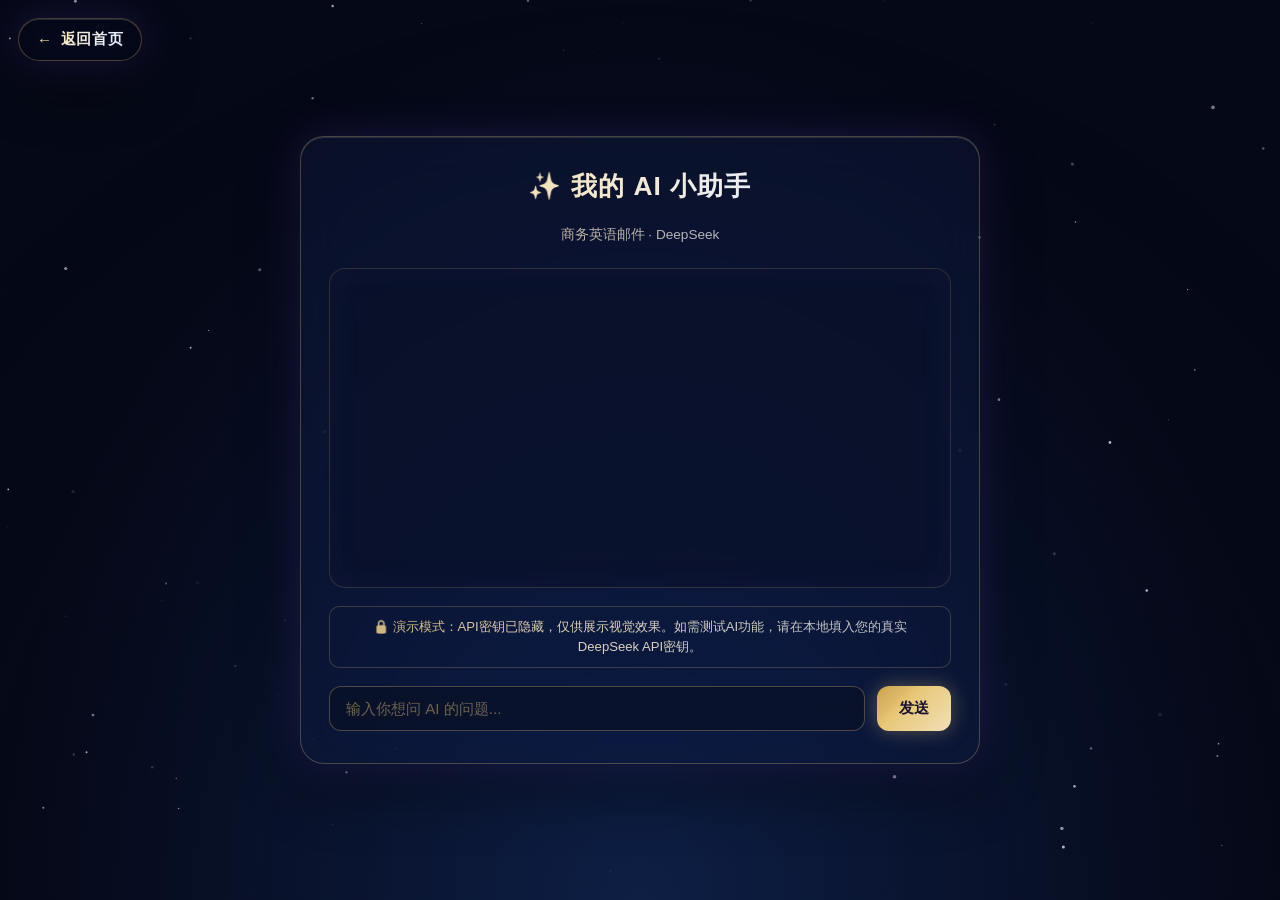
<file: chat.html>
<!DOCTYPE html>
<html lang="zh-CN">
<head>
    <meta charset="UTF-8">
    <meta name="viewport" content="width=device-width, initial-scale=1.0">
    <title>我的 DeepSeek AI 助手</title>
    <style>
        * { margin: 0; padding: 0; box-sizing: border-box; }

        html, body {
            width: 100%;
            height: 100%;
            overflow: hidden;
            background: #050816;
            font-family: "Segoe UI", "PingFang SC", "Microsoft YaHei", sans-serif;
        }

        @media (pointer: fine) {
            body.meteor-cursor,
            body.meteor-cursor a,
            body.meteor-cursor button,
            body.meteor-cursor input {
                cursor: none !important;
            }
        }

        #starfield {
            position: fixed;
            inset: 0;
            width: 100vw;
            height: 100vh;
            z-index: 0;
            display: block;
            background: radial-gradient(ellipse at bottom, #0b1a3a 0%, #050816 70%);
        }

        #meteor-canvas {
            position: fixed;
            inset: 0;
            width: 100vw;
            height: 100vh;
            z-index: 9999;
            pointer-events: none;
            display: block;
        }

        /* 左上角「返回首页」毛玻璃按钮（与 glass-panel 同一套星空质感） */
        .back-home-btn {
            position: fixed;
            top: 18px;
            left: 18px;
            z-index: 10;
            display: inline-flex;
            align-items: center;
            gap: 8px;
            padding: 10px 18px;
            border-radius: 999px;
            background: rgba(18, 28, 58, 0.45);
            border: 1px solid rgba(232, 200, 122, 0.28);
            box-shadow:
                0 0 40px rgba(120, 90, 255, 0.18),
                0 25px 60px rgba(0, 0, 0, 0.45),
                inset 0 1px 0 rgba(255, 255, 255, 0.12);
            backdrop-filter: blur(22px) saturate(1.4);
            -webkit-backdrop-filter: blur(22px) saturate(1.4);
            font-size: 0.95rem;
            font-weight: 600;
            letter-spacing: 0.04em;
            text-decoration: none;
            transition: transform 0.15s ease-out, box-shadow 0.25s ease;
        }

        .back-home-btn:hover {
            transform: translateY(-1px);
            box-shadow:
                0 0 55px rgba(200, 160, 255, 0.28),
                0 30px 70px rgba(0, 0, 0, 0.5),
                inset 0 1px 0 rgba(255, 255, 255, 0.16);
        }

        .back-home-btn:active { transform: translateY(1px); }

        .back-home-btn .arrow {
            display: inline-block;
            transition: transform 0.2s ease;
        }

        .back-home-btn:hover .arrow { transform: translateX(-3px); }

        .page-wrap {
            position: relative;
            z-index: 1;
            width: 100%;
            height: 100%;
            display: flex;
            align-items: center;
            justify-content: center;
            padding: 24px;
            perspective: 1200px;
        }

        .glass-panel {
            width: min(680px, 100%);
            max-height: min(860px, 92vh);
            padding: 32px 28px;
            border-radius: 24px;
            background: rgba(18, 28, 58, 0.45);
            border: 1px solid rgba(232, 200, 122, 0.28);
            box-shadow:
                0 0 40px rgba(120, 90, 255, 0.18),
                0 25px 60px rgba(0, 0, 0, 0.45),
                inset 0 1px 0 rgba(255, 255, 255, 0.12);
            backdrop-filter: blur(22px) saturate(1.4);
            -webkit-backdrop-filter: blur(22px) saturate(1.4);
            transform-style: preserve-3d;
            transition: transform 0.15s ease-out, box-shadow 0.25s ease;
            display: flex;
            flex-direction: column;
            gap: 18px;
        }

        .glass-panel:hover {
            box-shadow:
                0 0 55px rgba(200, 160, 255, 0.28),
                0 30px 70px rgba(0, 0, 0, 0.5),
                inset 0 1px 0 rgba(255, 255, 255, 0.16);
        }

        .gradient-text {
            background: linear-gradient(120deg, #e8c87a 0%, #f5e6c8 40%, #e8eef8 70%, #c9d4e8 100%);
            -webkit-background-clip: text;
            -webkit-text-fill-color: transparent;
            background-clip: text;
        }

        h1 {
            font-size: 1.65rem;
            font-weight: 700;
            letter-spacing: 0.04em;
            text-align: center;
            margin-bottom: 4px;
        }

        .subtitle {
            text-align: center;
            font-size: 0.85rem;
            opacity: 0.75;
            margin-bottom: 6px;
        }

        #chat-box {
            flex: 1;
            min-height: 320px;
            max-height: 480px;
            overflow-y: auto;
            padding: 16px;
            border-radius: 16px;
            background: rgba(8, 14, 32, 0.45);
            border: 1px solid rgba(232, 200, 122, 0.18);
            box-shadow: inset 0 0 30px rgba(80, 60, 160, 0.12);
            backdrop-filter: blur(12px);
            -webkit-backdrop-filter: blur(12px);
        }

        #chat-box::-webkit-scrollbar { width: 5px; }
        #chat-box::-webkit-scrollbar-track { background: transparent; }
        #chat-box::-webkit-scrollbar-thumb {
            background: rgba(232, 200, 122, 0.35);
            border-radius: 3px;
        }

        .msg {
            margin: 12px 0;
            padding: 10px 14px;
            border-radius: 12px;
            font-size: 0.92rem;
            line-height: 1.55;
            color: #f0e8d8;
        }

        .user {
            background: linear-gradient(135deg, rgba(232, 200, 122, 0.22), rgba(200, 160, 255, 0.18));
            border: 1px solid rgba(232, 200, 122, 0.3);
            text-align: right;
            margin-left: 18%;
            box-shadow: 0 0 16px rgba(232, 200, 122, 0.08);
        }

        .ai {
            background: rgba(255, 255, 255, 0.06);
            border: 1px solid rgba(200, 180, 255, 0.22);
            text-align: left;
            margin-right: 10%;
            box-shadow: 0 0 16px rgba(160, 140, 255, 0.08);
        }

        .ai strong {
            background: linear-gradient(120deg, #e8c87a, #f5e6c8, #e8eef8);
            -webkit-background-clip: text;
            -webkit-text-fill-color: transparent;
            background-clip: text;
        }

        .demo-tip {
            text-align: center;
            font-size: 0.82rem;
            line-height: 1.55;
            padding: 10px 14px;
            border-radius: 10px;
            background: rgba(255, 255, 255, 0.05);
            border: 1px solid rgba(232, 200, 122, 0.22);
            background-image: linear-gradient(120deg, rgba(232, 200, 122, 0.85) 0%, rgba(245, 230, 200, 0.9) 40%, rgba(232, 238, 248, 0.75) 100%);
            -webkit-background-clip: text;
            -webkit-text-fill-color: transparent;
            background-clip: text;
            flex-shrink: 0;
        }

        .input-area {
            display: flex;
            gap: 12px;
        }

        input {
            flex: 1;
            padding: 12px 16px;
            border-radius: 12px;
            border: 1px solid rgba(232, 200, 122, 0.3);
            background: rgba(8, 14, 32, 0.55);
            color: #f5e6c8;
            font-size: 0.95rem;
            outline: none;
            backdrop-filter: blur(8px);
            transition: border-color 0.2s, box-shadow 0.2s;
        }

        input::placeholder { color: rgba(232, 200, 122, 0.45); }

        input:focus {
            border-color: rgba(232, 200, 122, 0.65);
            box-shadow: 0 0 18px rgba(232, 200, 122, 0.18);
        }

        .send-btn {
            padding: 12px 22px;
            border: none;
            border-radius: 12px;
            background: linear-gradient(135deg, #c9a04a, #e8c87a 40%, #f0e0b8);
            color: #1a1230;
            font-weight: 700;
            font-size: 0.95rem;
            cursor: pointer;
            box-shadow: 0 0 20px rgba(232, 200, 122, 0.35);
            transition: transform 0.15s, box-shadow 0.2s, filter 0.2s;
            white-space: nowrap;
        }

        .send-btn:hover {
            transform: translateY(-1px);
            filter: brightness(1.08);
            box-shadow: 0 0 28px rgba(232, 200, 122, 0.5);
        }

        .send-btn:active { transform: translateY(1px); }

        .email-block {
            background: rgba(255, 255, 255, 0.07);
            border: 1px solid rgba(232, 200, 122, 0.25);
            border-radius: 10px;
            padding: 14px;
            margin: 12px 0;
            backdrop-filter: blur(6px);
        }

        .email-block pre {
            white-space: pre-wrap;
            word-wrap: break-word;
            margin: 0 0 12px 0;
            font-family: inherit;
            font-size: 0.88rem;
            color: #f0e8d8;
            line-height: 1.6;
        }

        .copy-btn {
            padding: 6px 14px;
            font-size: 0.8rem;
            font-weight: 600;
            background: linear-gradient(135deg, rgba(80, 200, 140, 0.85), rgba(60, 170, 120, 0.9));
            color: #fff;
            border: none;
            border-radius: 8px;
            cursor: pointer;
            box-shadow: 0 0 12px rgba(80, 200, 140, 0.25);
            transition: filter 0.2s, background 0.2s;
        }

        .copy-btn:hover { filter: brightness(1.12); }
        .copy-btn.copied {
            background: linear-gradient(135deg, #6c757d, #868e96);
            box-shadow: none;
        }

        @media (max-width: 600px) {
            .back-home-btn { top: 12px; left: 12px; padding: 8px 14px; font-size: 0.85rem; }
            .glass-panel { padding: 22px 16px; border-radius: 18px; }
            h1 { font-size: 1.35rem; }
            #chat-box { min-height: 260px; max-height: 55vh; }
            .user { margin-left: 8%; }
            .ai { margin-right: 4%; }
            .input-area { flex-direction: column; }
            .demo-tip { font-size: 0.75rem; padding: 8px 10px; }
        }
    </style>
</head>
<body class="meteor-cursor">
    <canvas id="starfield"></canvas>
    <canvas id="meteor-canvas"></canvas>

    <!-- 左上角：返回首页毛玻璃按钮 -->
    <a href="index.html" class="back-home-btn gradient-text" aria-label="返回首页">
        <span class="arrow">←</span>返回首页
    </a>

    <div class="page-wrap">
        <div class="glass-panel" id="glass-panel">
            <h1 class="gradient-text">✨ 我的 AI 小助手</h1>
            <p class="subtitle gradient-text">商务英语邮件 · DeepSeek</p>
            <div id="chat-box"></div>
            <p class="demo-tip">🔒 演示模式：API密钥已隐藏，仅供展示视觉效果。如需测试AI功能，请在本地填入您的真实DeepSeek API密钥。</p>
            <div class="input-area">
                <input type="text" id="user-input" placeholder="输入你想问 AI 的问题..." />
                <button class="send-btn" onclick="sendMessage()">发送</button>
            </div>
        </div>
    </div>

    <script>
        // ⚠️ 关键步骤：现在就把这里替换成你真实的 DeepSeek API 密钥
        const API_KEY = ""

        function escapeHtml(str) {
            return str
                .replace(/&/g, '&amp;')
                .replace(/</g, '&lt;')
                .replace(/>/g, '&gt;')
                .replace(/"/g, '&quot;');
        }

        function renderEmailBlocks(reply) {
            const parts = reply.split(/\n?---+\n?/).map(p => p.trim()).filter(Boolean);
            if (parts.length === 0) {
                return `<div class="msg ai">DeepSeek：${escapeHtml(reply)}</div>`;
            }

            let html = '<div class="msg ai"><strong>DeepSeek：</strong>';
            parts.forEach((part, index) => {
                const id = `email-${Date.now()}-${index}`;
                html += `
                    <div class="email-block">
                        <pre id="${id}">${escapeHtml(part)}</pre>
                        <button class="copy-btn" onclick="copyEmail('${id}', this)">一键复制</button>
                    </div>
                `;
            });
            html += '</div>';
            return html;
        }

        async function copyEmail(elementId, btn) {
            const text = document.getElementById(elementId).textContent;
            try {
                await navigator.clipboard.writeText(text);
                const original = btn.textContent;
                btn.textContent = '已复制 ✓';
                btn.classList.add('copied');
                setTimeout(() => {
                    btn.textContent = original;
                    btn.classList.remove('copied');
                }, 1500);
            } catch (err) {
                console.error('复制失败:', err);
                alert('复制失败，请手动选择文本复制。');
            }
        }

        async function sendMessage() {
    const input = document.getElementById('user-input');
    const text = input.value.trim();
    if (!text) return;

    const chatBox = document.getElementById('chat-box');
    chatBox.innerHTML += `<div class="msg user">你: ${escapeHtml(text)}</div>`;
    input.value = '';
    chatBox.scrollTop = chatBox.scrollHeight;

    // ——— 核心拦截：放在实际请求之前 ———
    if (!API_KEY || !API_KEY.startsWith('sk-')) {
        console.log("✅ 聊天拦截成功！演示模式被触发。");
        const demoNotice = `
            <div style="margin-top: 20px; padding: 15px; background: rgba(255, 200, 100, 0.1); border: 1px solid rgba(255, 200, 100, 0.3); border-radius: 8px; text-align: center; color: #f0e6d3;">
                🛡️ 当前处于「演示模式」。<br>
                因为 API 密钥已隐藏，所以无法在线上直接生成外贸邮件。<br>
                <span style="font-size: 0.9rem; opacity: 0.8;">如需测试，请在本地 Cursor 填入真实密钥，或通过浏览器控制台注入密钥。</span>
            </div>
        `;
        chatBox.innerHTML += demoNotice;
        return; // 走到这里就不会再执行 try 发请求了
    }

    // 调用 DeepSeek API
    try {
        const response = await fetch("https://api.deepseek.com/chat/completions", {
            method: "POST",
            headers: {
                "Content-Type": "application/json",
                "Authorization": `Bearer ${API_KEY}`
            },
            body: JSON.stringify({
                model: "deepseek-v4-flash",
                messages: [
                    { role: "system", content: "你是一个专业的商务英语邮件撰写助手。用户会用中文给你提供邮件意图，你需要根据意图，自动生成三版语气不同（正式、热情、简洁）的英文商务邮件。返回时直接用英文写出这三封邮件，用分隔线把三封隔开，不需要加多余的废话。" },
                    { role: "user", content: text }
                ],
                stream: false
            })
        });

        const data = await response.json();
        const reply = data.choices[0].message.content;
        chatBox.innerHTML += renderEmailBlocks(reply);
        chatBox.scrollTop = chatBox.scrollHeight;

    } catch (error) {
        console.warn("请求出现异常：", error);
        // 换成不会有中文报错的安全演示提示
        chatBox.innerHTML += `<div style="margin-top: 20px; padding: 15px; background: rgba(255, 200, 100, 0.1); border: 1px solid rgba(255, 200, 100, 0.3); border-radius: 8px; text-align: center; color: #f0e6d3;">
            🛡️ 当前处于「演示模式」。<br>
            因为 API 密钥已隐藏，所以无法在线上生成外贸邮件。
        </div>`;
    }
}

        // 按回车键也可以发送
        document.getElementById('user-input').addEventListener('keypress', function (e) {
            if (e.key === 'Enter') sendMessage();
        });

        /* ========== 深蓝动态星空粒子 ========== */
        (function initStarfield() {
            const canvas = document.getElementById('starfield');
            const ctx = canvas.getContext('2d');
            let w, h, stars = [], shooting = [];

            function resize() {
                w = canvas.width = window.innerWidth;
                h = canvas.height = window.innerHeight;
            }

            function createStars() {
                stars = [];
                const count = Math.min(220, Math.floor((w * h) / 9000));
                for (let i = 0; i < count; i++) {
                    stars.push({
                        x: Math.random() * w,
                        y: Math.random() * h,
                        r: Math.random() * 1.6 + 0.3,
                        a: Math.random(),
                        speed: Math.random() * 0.015 + 0.004,
                        twinkle: Math.random() * Math.PI * 2
                    });
                }
            }

            function spawnShooting() {
                if (Math.random() > 0.985) {
                    shooting.push({
                        x: Math.random() * w,
                        y: Math.random() * h * 0.4,
                        len: Math.random() * 80 + 60,
                        speed: Math.random() * 8 + 6,
                        angle: Math.PI / 4 + (Math.random() - 0.5) * 0.3,
                        life: 1
                    });
                }
            }

            function draw() {
                ctx.clearRect(0, 0, w, h);
                const grd = ctx.createRadialGradient(w * 0.5, h, 0, w * 0.5, h, h);
                grd.addColorStop(0, 'rgba(20, 40, 90, 0.35)');
                grd.addColorStop(1, 'rgba(5, 8, 22, 0)');
                ctx.fillStyle = grd;
                ctx.fillRect(0, 0, w, h);

                for (const s of stars) {
                    s.twinkle += s.speed;
                    const alpha = 0.35 + Math.sin(s.twinkle) * 0.45;
                    ctx.beginPath();
                    ctx.arc(s.x, s.y, s.r, 0, Math.PI * 2);
                    ctx.fillStyle = `rgba(230, 220, 255, ${alpha})`;
                    ctx.fill();
                }

                spawnShooting();
                for (let i = shooting.length - 1; i >= 0; i--) {
                    const m = shooting[i];
                    const dx = Math.cos(m.angle) * m.len;
                    const dy = Math.sin(m.angle) * m.len;
                    const g = ctx.createLinearGradient(m.x, m.y, m.x + dx, m.y + dy);
                    g.addColorStop(0, `rgba(255, 255, 255, ${m.life})`);
                    g.addColorStop(0.4, `rgba(200, 180, 255, ${m.life * 0.6})`);
                    g.addColorStop(1, 'rgba(100, 80, 200, 0)');
                    ctx.beginPath();
                    ctx.moveTo(m.x, m.y);
                    ctx.lineTo(m.x + dx, m.y + dy);
                    ctx.strokeStyle = g;
                    ctx.lineWidth = 2;
                    ctx.stroke();
                    m.x += Math.cos(m.angle) * m.speed;
                    m.y += Math.sin(m.angle) * m.speed;
                    m.life -= 0.018;
                    if (m.life <= 0) shooting.splice(i, 1);
                }

                requestAnimationFrame(draw);
            }

            window.addEventListener('resize', () => { resize(); createStars(); });
            resize();
            createStars();
            draw();
        })();

        /* ========== 发光流星拖尾光标 ========== */
        (function initMeteorCursor() {
            if (!window.matchMedia('(pointer: fine)').matches) return;

            const canvas = document.getElementById('meteor-canvas');
            const ctx = canvas.getContext('2d');
            let w, h;
            const trail = [];
            const MAX = 22;
            let mx = -100, my = -100;

            function resize() {
                w = canvas.width = window.innerWidth;
                h = canvas.height = window.innerHeight;
            }

            window.addEventListener('resize', resize);
            resize();

            document.addEventListener('mousemove', (e) => {
                mx = e.clientX;
                my = e.clientY;
                trail.push({ x: mx, y: my, life: 1 });
                if (trail.length > MAX) trail.shift();
            });

            document.addEventListener('mouseleave', () => {
                mx = -100;
                my = -100;
                trail.length = 0;
            });

            function draw() {
                ctx.clearRect(0, 0, w, h);

                for (let i = 0; i < trail.length; i++) {
                    const t = trail[i];
                    const p = i / trail.length;
                    const r = 2 + p * 5;
                    t.life *= 0.92;
                    ctx.beginPath();
                    ctx.arc(t.x, t.y, r, 0, Math.PI * 2);
                    ctx.fillStyle = `rgba(232, 200, 122, ${t.life * p * 0.55})`;
                    ctx.shadowBlur = 12;
                    ctx.shadowColor = 'rgba(200, 160, 255, 0.8)';
                    ctx.fill();
                }

                if (mx > 0) {
                    ctx.beginPath();
                    ctx.arc(mx, my, 5, 0, Math.PI * 2);
                    const g = ctx.createRadialGradient(mx, my, 0, mx, my, 14);
                    g.addColorStop(0, 'rgba(255, 245, 220, 1)');
                    g.addColorStop(0.4, 'rgba(232, 200, 122, 0.85)');
                    g.addColorStop(1, 'rgba(180, 140, 255, 0)');
                    ctx.fillStyle = g;
                    ctx.shadowBlur = 20;
                    ctx.shadowColor = 'rgba(232, 200, 122, 0.9)';
                    ctx.fill();

                    ctx.beginPath();
                    ctx.arc(mx, my, 2, 0, Math.PI * 2);
                    ctx.fillStyle = '#fff';
                    ctx.shadowBlur = 0;
                    ctx.fill();
                }

                while (trail.length && trail[0].life < 0.05) trail.shift();
                requestAnimationFrame(draw);
            }

            draw();
        })();

        /* ========== 3D 视差悬浮效果 ========== */
        (function initParallax() {
            const panel = document.getElementById('glass-panel');
            if (!window.matchMedia('(pointer: fine)').matches) return;

            let targetRX = 0, targetRY = 0, curRX = 0, curRY = 0;

            document.addEventListener('mousemove', (e) => {
                const cx = window.innerWidth / 2;
                const cy = window.innerHeight / 2;
                targetRY = ((e.clientX - cx) / cx) * 8;
                targetRX = ((cy - e.clientY) / cy) * 6;
            });

            document.addEventListener('mouseleave', () => {
                targetRX = 0;
                targetRY = 0;
            });

            function animate() {
                curRX += (targetRX - curRX) * 0.08;
                curRY += (targetRY - curRY) * 0.08;
                panel.style.transform =
                    `rotateX(${curRX.toFixed(2)}deg) rotateY(${curRY.toFixed(2)}deg) translateZ(0)`;
                requestAnimationFrame(animate);
            }
            animate();
        })();
    </script>
</body>
</html>
</file>
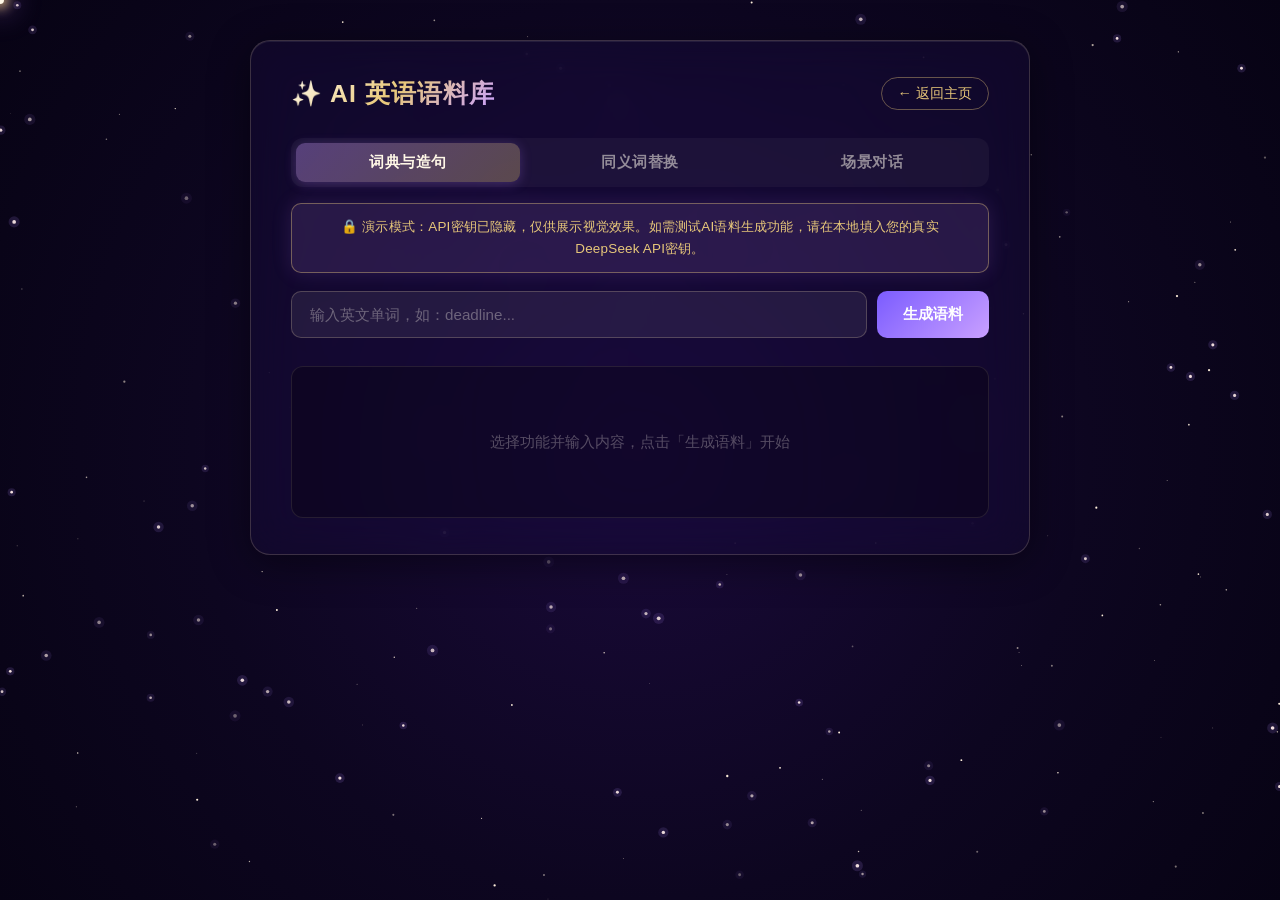
<file: corpus.html>
<!DOCTYPE html>
<html lang="zh-CN">
<head>
    <meta charset="UTF-8">
    <meta name="viewport" content="width=device-width, initial-scale=1.0">
    <title>AI 英语语料库</title>
    <style>
        * { margin: 0; padding: 0; box-sizing: border-box; }
        html, body {
            width: 100%; height: 100%;
            overflow-x: hidden;
            font-family: "Segoe UI", "PingFang SC", "Microsoft YaHei", sans-serif;
            background: #0a0618;
            color: #f5f0e8;
            cursor: none;
        }

        /* —— 星空画布 —— */
        #starfield {
            position: fixed; inset: 0;
            z-index: 0;
            pointer-events: none;
        }

        /* —— 流星拖尾光标 —— */
        #cursor-dot {
            position: fixed;
            width: 8px; height: 8px;
            background: #fff8e7;
            border-radius: 50%;
            pointer-events: none;
            z-index: 9999;
            box-shadow: 0 0 12px 4px rgba(255, 215, 140, 0.8),
                        0 0 30px 8px rgba(180, 120, 255, 0.4);
            transform: translate(-50%, -50%);
            transition: width 0.15s, height 0.15s;
        }
        .trail {
            position: fixed;
            width: 6px; height: 6px;
            border-radius: 50%;
            pointer-events: none;
            z-index: 9998;
            background: radial-gradient(circle, rgba(255,220,160,0.9), rgba(160,100,255,0.3));
            transform: translate(-50%, -50%);
        }

        /* —— 主容器（毛玻璃 + 3D 视差） —— */
        .page-wrap {
            position: relative; z-index: 1;
            min-height: 100vh;
            display: flex; flex-direction: column; align-items: center;
            padding: 40px 20px 60px;
            perspective: 1200px;
        }
        .glass-panel {
            width: 100%; max-width: 780px;
            background: rgba(20, 12, 48, 0.55);
            backdrop-filter: blur(22px) saturate(1.4);
            -webkit-backdrop-filter: blur(22px) saturate(1.4);
            border: 1px solid rgba(255, 230, 180, 0.18);
            border-radius: 20px;
            padding: 36px 40px;
            box-shadow:
                0 8px 40px rgba(0, 0, 0, 0.45),
                inset 0 1px 0 rgba(255, 255, 255, 0.08);
            transform-style: preserve-3d;
            transition: transform 0.15s ease-out;
            will-change: transform;
        }

        /* —— 导航 —— */
        .nav-bar {
            display: flex; justify-content: space-between; align-items: center;
            margin-bottom: 28px;
        }
        .nav-bar h1 {
            font-size: 1.55rem; font-weight: 700;
            background: linear-gradient(135deg, #fff8e7, #e8c87a, #c9a0ff);
            -webkit-background-clip: text; -webkit-text-fill-color: transparent;
            background-clip: text;
            letter-spacing: 1px;
        }
        .home-link {
            color: #e8c87a; text-decoration: none; font-size: 0.9rem;
            border: 1px solid rgba(232, 200, 122, 0.4);
            padding: 6px 16px; border-radius: 20px;
            transition: background 0.25s, color 0.25s;
            cursor: none;
        }
        .home-link:hover {
            background: rgba(232, 200, 122, 0.18);
            color: #fff8e7;
        }

        /* —— Tab 切换 —— */
        .tabs {
            display: flex; gap: 8px; margin-bottom: 16px;
            background: rgba(255,255,255,0.04);
            border-radius: 12px; padding: 5px;
        }
        .tab-btn {
            flex: 1; padding: 10px 0; border: none; border-radius: 9px;
            background: transparent; color: rgba(245,240,232,0.55);
            font-size: 0.92rem; font-weight: 600; letter-spacing: 0.5px;
            transition: all 0.25s; cursor: none;
        }
        .tab-btn.active {
            background: linear-gradient(135deg, rgba(200,150,255,0.35), rgba(232,200,122,0.3));
            color: #fff8e7;
            box-shadow: 0 2px 12px rgba(180,120,255,0.25);
        }
        .tab-btn:hover:not(.active) { color: #e8c87a; }

        /* —— 演示提示 —— */
        .demo-notice {
            text-align: center;
            margin-bottom: 18px;
            padding: 12px 18px;
            background: rgba(200, 150, 255, 0.12);
            border: 1px solid rgba(232, 200, 122, 0.4);
            border-radius: 10px;
            color: #e8c87a;
            font-size: 0.84rem;
            line-height: 1.65;
            letter-spacing: 0.2px;
            box-shadow: 0 0 20px rgba(180, 120, 255, 0.15);
        }

        /* —— 输入区 —— */
        .input-area {
            display: flex; gap: 10px; margin-bottom: 28px;
        }
        #user-input {
            flex: 1; padding: 13px 18px;
            background: rgba(255,255,255,0.07);
            border: 1px solid rgba(255,230,180,0.22);
            border-radius: 10px; color: #f5f0e8;
            font-size: 0.95rem; outline: none;
            transition: border-color 0.25s; cursor: none;
        }
        #user-input::placeholder { color: rgba(245,240,232,0.35); }
        #user-input:focus { border-color: rgba(200,150,255,0.6); }
        #generate-btn {
            padding: 13px 26px;
            background: linear-gradient(135deg, #7b5cff, #c9a0ff);
            color: #fff; border: none; border-radius: 10px;
            font-size: 0.95rem; font-weight: 600;
            transition: opacity 0.25s, transform 0.15s; cursor: none;
            white-space: nowrap;
        }
        #generate-btn:hover { opacity: 0.88; transform: translateY(-1px); }
        #generate-btn:disabled { opacity: 0.45; transform: none; }

        /* —— 结果区 —— */
        #result-box {
            min-height: 120px;
            background: rgba(0,0,0,0.25);
            border: 1px solid rgba(255,230,180,0.1);
            border-radius: 12px;
            padding: 22px;
            line-height: 1.75;
            font-size: 0.93rem;
            overflow-y: auto; max-height: 520px;
        }
        #result-box .placeholder {
            color: rgba(245,240,232,0.3); text-align: center; padding: 40px 0;
        }
        #result-box .loading {
            color: #c9a0ff; text-align: center; padding: 40px 0;
            animation: pulse 1.4s ease-in-out infinite;
        }
        @keyframes pulse {
            0%, 100% { opacity: 0.5; } 50% { opacity: 1; }
        }

        /* 双语对照排版 */
        .bilingual-line { margin-bottom: 14px; }
        .bilingual-line .en {
            color: #fff8e7; font-size: 1rem; font-weight: 500;
        }
        .bilingual-line .zh {
            color: rgba(200,180,255,0.75); font-size: 0.88rem; margin-top: 2px;
        }
        .section-title {
            background: linear-gradient(90deg, #e8c87a, #c9a0ff);
            -webkit-background-clip: text; -webkit-text-fill-color: transparent;
            background-clip: text;
            font-size: 1.05rem; font-weight: 700;
            margin: 18px 0 10px; padding-bottom: 4px;
            border-bottom: 1px solid rgba(232,200,122,0.2);
        }
        .section-title:first-child { margin-top: 0; }
        .tag {
            display: inline-block;
            background: rgba(200,150,255,0.2);
            color: #c9a0ff; font-size: 0.78rem;
            padding: 2px 8px; border-radius: 4px; margin-right: 6px;
        }
        .error-msg { color: #ff8a8a; text-align: center; padding: 30px 0; }

        /* 滚动条美化 */
        #result-box::-webkit-scrollbar { width: 5px; }
        #result-box::-webkit-scrollbar-track { background: transparent; }
        #result-box::-webkit-scrollbar-thumb {
            background: rgba(200,150,255,0.35); border-radius: 3px;
        }

        @media (max-width: 600px) {
            .glass-panel { padding: 24px 18px; }
            .tabs { flex-direction: column; }
            .input-area { flex-direction: column; }
            .nav-bar { flex-direction: column; gap: 12px; text-align: center; }
        }
    </style>
</head>
<body>

<canvas id="starfield"></canvas>
<div id="cursor-dot"></div>

<div class="page-wrap">
    <div class="glass-panel" id="glass-panel">
        <!-- 导航 -->
        <div class="nav-bar">
            <h1>✨ AI 英语语料库</h1>
            <a href="index.html" class="home-link">← 返回主页</a>
        </div>

        <!-- Tabs -->
        <div class="tabs">
            <button class="tab-btn active" data-tab="dict" onclick="switchTab('dict')">词典与造句</button>
            <button class="tab-btn" data-tab="synonym" onclick="switchTab('synonym')">同义词替换</button>
            <button class="tab-btn" data-tab="scene" onclick="switchTab('scene')">场景对话</button>
        </div>

        <!-- 演示提示 -->
        <div class="demo-notice">🔒 演示模式：API密钥已隐藏，仅供展示视觉效果。如需测试AI语料生成功能，请在本地填入您的真实DeepSeek API密钥。</div>

        <!-- 输入 -->
        <div class="input-area">
            <input type="text" id="user-input" placeholder="输入英文单词，如：deadline..." />
            <button id="generate-btn" onclick="generateCorpus()">生成语料</button>
        </div>

        <!-- 结果 -->
        <div id="result-box">
            <div class="placeholder">选择功能并输入内容，点击「生成语料」开始</div>
        </div>
    </div>
</div>

<script>
    // ⚠️ 关键步骤：替换成你真实的 DeepSeek API 密钥
    const API_KEY = "";

    /* ========== 状态 ========== */
    let currentTab = 'dict';
    const placeholders = {
        dict:    '输入英文单词，如：deadline...',
        synonym: '输入一句英文，如：I need to finish this ASAP...',
        scene:   '输入场景，如：商务会议开场寒暄...'
    };

    function switchTab(tab) {
        currentTab = tab;
        document.querySelectorAll('.tab-btn').forEach(b => {
            b.classList.toggle('active', b.dataset.tab === tab);
        });
        document.getElementById('user-input').placeholder = placeholders[tab];
        document.getElementById('user-input').value = '';
        document.getElementById('result-box').innerHTML =
            '<div class="placeholder">选择功能并输入内容，点击「生成语料」开始</div>';
    }

    /* ========== 系统提示词 ========== */
    const SYSTEM_PROMPTS = {
        dict: `你是一位专业的英语教学助手。用户会输入一个英文单词或短语。请严格按以下格式返回（使用 Markdown）：

## 释义
- **词性**：...
- **英文释义**：...
- **中文释义**：...

## 职场例句
1. **英文**：...
   **中文**：...
2. **英文**：...
   **中文**：...
3. **英文**：...
   **中文**：...

要求：例句必须贴近真实职场场景，难度适中偏上。只返回上述内容，不要多余寒暄。`,

        synonym: `你是一位资深英语写作教练。用户会输入一句英文。请提供 5 种更高级、更地道的英文改写方案。严格按以下格式返回：

## 改写方案
1. **英文**：...
   **中文**：...
   **亮点**：...
2. **英文**：...
   **中文**：...
   **亮点**：...
（共 5 条）

要求：改写要自然地道，适合职场/学术场景。只返回上述内容。`,

        scene: `你是一位商务英语情景对话专家。用户会输入一个场景描述。请生成一段 8-10 句的双语情景对话，并解释关键短语。严格按以下格式返回：

## 情景对话
A: **英文**
   **中文**
B: **英文**
   **中文**
（共 8-10 句，角色用 A/B 或具体职位）

## 关键短语
1. **短语**：... — **释义**：...
2. **短语**：... — **释义**：...
（列出 4-6 个）

只返回上述内容，不要多余寒暄。`
    };

    /* ========== 调用 DeepSeek API ========== */
    async function generateCorpus() {
    const input = document.getElementById('user-input');
    const text = input.value.trim();
    if (!text) { input.focus(); return; }

    const btn = document.getElementById('generate-btn');
    const box = document.getElementById('result-box');

    // ——— 💥 终极拦截验证 ———
    // 只要发现密钥是占位符，立刻停止，绝不执行后面的 fetch
    if (API_KEY === "请填入真实密钥" || !API_KEY) {
        // 加一个控制台打印，如果你能看到这行字，就说明拦截绝对生效了！
        console.log("✅ 拦截成功！演示模式被触发。"); 
        
        const demoNotice = `
            <div style="margin-top: 20px; padding: 15px; background: rgba(255, 200, 100, 0.1); border: 1px solid rgba(255, 200, 100, 0.3); border-radius: 8px; text-align: center; color: #f0e6d3;">
                🛡️ 当前处于「演示模式」。<br>
                因为 API 密钥已隐藏，所以无法在线上直接生成语料。<br>
                <span style="font-size: 0.9rem; opacity: 0.8;">如需测试，请在本地 Cursor 填入真实密钥，或通过浏览器控制台注入密钥。</span>
            </div>
        `;
        box.innerHTML = demoNotice;
        return; // 这里的 return 会直接结束函数，后续代码绝对无法执行！
    }

    // ——————————————————————————
    // 下面的代码，只有填入真实的密钥才会执行
    // ——————————————————————————

    btn.disabled = true;
    box.innerHTML = '<div class="loading">✨ AI 正在生成语料，请稍候...</div>';

    try {
        const resp = await fetch('https://api.deepseek.com/chat/completions', {
            method: 'POST',
            headers: {
                'Content-Type': 'application/json',
                'Authorization': `Bearer ${API_KEY}`
            },
            body: JSON.stringify({
                model: 'deepseek-v4-flash',
                messages: [
                    { role: 'system', content: SYSTEM_PROMPTS[currentTab] },
                    { role: 'user', content: text }
                ],
                temperature: 0.7,
                max_tokens: 2000
            })
        });

        if (!resp.ok) {
            const err = await resp.json().catch(() => ({}));
            throw new Error(err.error?.message || `HTTP ${resp.status}`);
        }

        const data = await resp.json();
        const reply = data.choices?.[0]?.message?.content || '未获取到有效回复';
        box.innerHTML = renderMarkdown(reply);

    } catch (err) {
        console.warn("请求出现异常：", err);
        box.innerHTML = `<div style="color: #ffa07a;">⚠️ 请求出错了，请检查网络或密钥是否正确。</div>`;
    } finally {
        btn.disabled = false;
    }
}

    /* ========== 简易 Markdown → HTML（双语对照） ========== */
    function escapeHtml(str) {
        return str.replace(/&/g,'&amp;').replace(/</g,'&lt;').replace(/>/g,'&gt;').replace(/"/g,'&quot;');
    }

    function renderMarkdown(md) {
        const lines = md.split('\n');
        let html = '';
        for (let raw of lines) {
            let line = raw.trimEnd();
            if (!line.trim()) { html += '<br>'; continue; }

            // ## 标题
            if (/^##\s+/.test(line)) {
                html += `<div class="section-title">${escapeHtml(line.replace(/^##\s+/, ''))}</div>`;
                continue;
            }
            // ### 小标题
            if (/^###\s+/.test(line)) {
                html += `<div class="section-title" style="font-size:0.95rem">${escapeHtml(line.replace(/^###\s+/, ''))}</div>`;
                continue;
            }

            // 加粗处理
            let processed = escapeHtml(line)
                .replace(/\*\*(.+?)\*\*/g, '<strong>$1</strong>');

            // 检测英文/中文行模式
            if (/^\s*\d+[\.\)]\s*\*\*英文\*\*/.test(line) || /^\s*\*\*英文\*\*/.test(line)) {
                html += `<div class="bilingual-line"><div class="en">${processed}</div>`;
            } else if (/^\s*\*\*中文\*\*/.test(line)) {
                html += `<div class="zh">${processed}</div></div>`;
            } else if (/^\s*\*\*亮点\*\*/.test(line) || /^\s*\*\*释义\*\*/.test(line) || /^\s*—\s*\*\*释义\*\*/.test(line)) {
                html += `<div class="zh" style="margin-bottom:10px">${processed}</div>`;
            } else if (/^[A-Z][\w\s]*:\s*\*\*英文\*\*/.test(line) || /^[AB]:\s/.test(line)) {
                // 对话行
                html += `<div class="bilingual-line"><div class="en">${processed}</div>`;
            } else if (/^-\s/.test(line)) {
                html += `<div class="bilingual-line">${processed}</div>`;
            } else {
                html += `<div class="bilingual-line">${processed}</div>`;
            }
        }
        return html;
    }

    // 回车发送
    document.getElementById('user-input').addEventListener('keydown', e => {
        if (e.key === 'Enter') generateCorpus();
    });

    /* ========== 星空粒子系统 ========== */
    (function initStarfield() {
        const canvas = document.getElementById('starfield');
        const ctx = canvas.getContext('2d');
        let W, H, stars = [], animId;

        function resize() {
            W = canvas.width = window.innerWidth;
            H = canvas.height = window.innerHeight;
        }
        window.addEventListener('resize', resize);
        resize();

        const STAR_COUNT = 220;
        for (let i = 0; i < STAR_COUNT; i++) {
            stars.push({
                x: Math.random() * W,
                y: Math.random() * H,
                r: Math.random() * 1.6 + 0.3,
                alpha: Math.random(),
                speed: Math.random() * 0.008 + 0.002,
                twinkle: Math.random() * Math.PI * 2,
                drift: (Math.random() - 0.5) * 0.15
            });
        }

        // 偶尔划过的流星
        let meteors = [];
        function spawnMeteor() {
            if (Math.random() > 0.015) return;
            meteors.push({
                x: Math.random() * W,
                y: Math.random() * H * 0.4,
                len: Math.random() * 80 + 40,
                speed: Math.random() * 8 + 6,
                angle: Math.PI / 4 + (Math.random() - 0.5) * 0.3,
                alpha: 1
            });
        }

        function draw() {
            ctx.clearRect(0, 0, W, H);

            // 深空渐变底色
            const grad = ctx.createRadialGradient(W/2, H/2, 0, W/2, H/2, Math.max(W,H)*0.7);
            grad.addColorStop(0, '#1a0a3a');
            grad.addColorStop(0.5, '#0d0620');
            grad.addColorStop(1, '#050210');
            ctx.fillStyle = grad;
            ctx.fillRect(0, 0, W, H);

            // 星星
            for (const s of stars) {
                s.twinkle += s.speed;
                s.alpha = 0.3 + 0.7 * Math.abs(Math.sin(s.twinkle));
                s.x += s.drift;
                if (s.x < 0) s.x = W;
                if (s.x > W) s.x = 0;

                ctx.beginPath();
                ctx.arc(s.x, s.y, s.r, 0, Math.PI * 2);
                ctx.fillStyle = `rgba(255, 240, 220, ${s.alpha})`;
                ctx.fill();

                // 亮星光晕
                if (s.r > 1.2) {
                    ctx.beginPath();
                    ctx.arc(s.x, s.y, s.r * 3, 0, Math.PI * 2);
                    ctx.fillStyle = `rgba(180, 140, 255, ${s.alpha * 0.15})`;
                    ctx.fill();
                }
            }

            // 流星
            spawnMeteor();
            meteors = meteors.filter(m => m.alpha > 0);
            for (const m of meteors) {
                const dx = Math.cos(m.angle) * m.len;
                const dy = Math.sin(m.angle) * m.len;
                const g = ctx.createLinearGradient(m.x, m.y, m.x - dx, m.y - dy);
                g.addColorStop(0, `rgba(255,230,180,${m.alpha})`);
                g.addColorStop(1, 'rgba(160,100,255,0)');
                ctx.beginPath();
                ctx.moveTo(m.x, m.y);
                ctx.lineTo(m.x - dx, m.y - dy);
                ctx.strokeStyle = g;
                ctx.lineWidth = 2;
                ctx.stroke();
                m.x += Math.cos(m.angle) * m.speed;
                m.y += Math.sin(m.angle) * m.speed;
                m.alpha -= 0.012;
            }

            animId = requestAnimationFrame(draw);
        }
        draw();
    })();

    /* ========== 流星拖尾光标 ========== */
    (function initCursor() {
        const dot = document.getElementById('cursor-dot');
        const trails = [];
        const TRAIL_COUNT = 14;
        for (let i = 0; i < TRAIL_COUNT; i++) {
            const el = document.createElement('div');
            el.className = 'trail';
            el.style.opacity = String(1 - i / TRAIL_COUNT);
            el.style.width = el.style.height = `${6 - i * 0.3}px`;
            document.body.appendChild(el);
            trails.push({ el, x: 0, y: 0 });
        }

        let mouseX = -100, mouseY = -100;
        document.addEventListener('mousemove', e => {
            mouseX = e.clientX;
            mouseY = e.clientY;
            dot.style.left = mouseX + 'px';
            dot.style.top = mouseY + 'px';
        });

        // 点击放大
        document.addEventListener('mousedown', () => {
            dot.style.width = '16px'; dot.style.height = '16px';
        });
        document.addEventListener('mouseup', () => {
            dot.style.width = '8px'; dot.style.height = '8px';
        });

        function animateTrails() {
            let px = mouseX, py = mouseY;
            for (let i = 0; i < trails.length; i++) {
                const t = trails[i];
                t.x += (px - t.x) * (0.35 - i * 0.015);
                t.y += (py - t.y) * (0.35 - i * 0.015);
                t.el.style.left = t.x + 'px';
                t.el.style.top = t.y + 'px';
                px = t.x; py = t.y;
            }
            requestAnimationFrame(animateTrails);
        }
        animateTrails();
    })();

    /* ========== 3D 视差倾斜 ========== */
    (function initParallax() {
        const panel = document.getElementById('glass-panel');
        const maxTilt = 4; // 度

        document.addEventListener('mousemove', e => {
            const cx = window.innerWidth / 2;
            const cy = window.innerHeight / 2;
            const dx = (e.clientX - cx) / cx;
            const dy = (e.clientY - cy) / cy;
            const rotY = dx * maxTilt;
            const rotX = -dy * maxTilt;
            const transX = dx * 8;
            const transY = dy * 6;
            panel.style.transform =
                `rotateX(${rotX}deg) rotateY(${rotY}deg) translate(${transX}px, ${transY}px)`;
        });

        document.addEventListener('mouseleave', () => {
            panel.style.transform = 'rotateX(0) rotateY(0) translate(0,0)';
        });
    })();
</script>
</body>
</html>
</file>
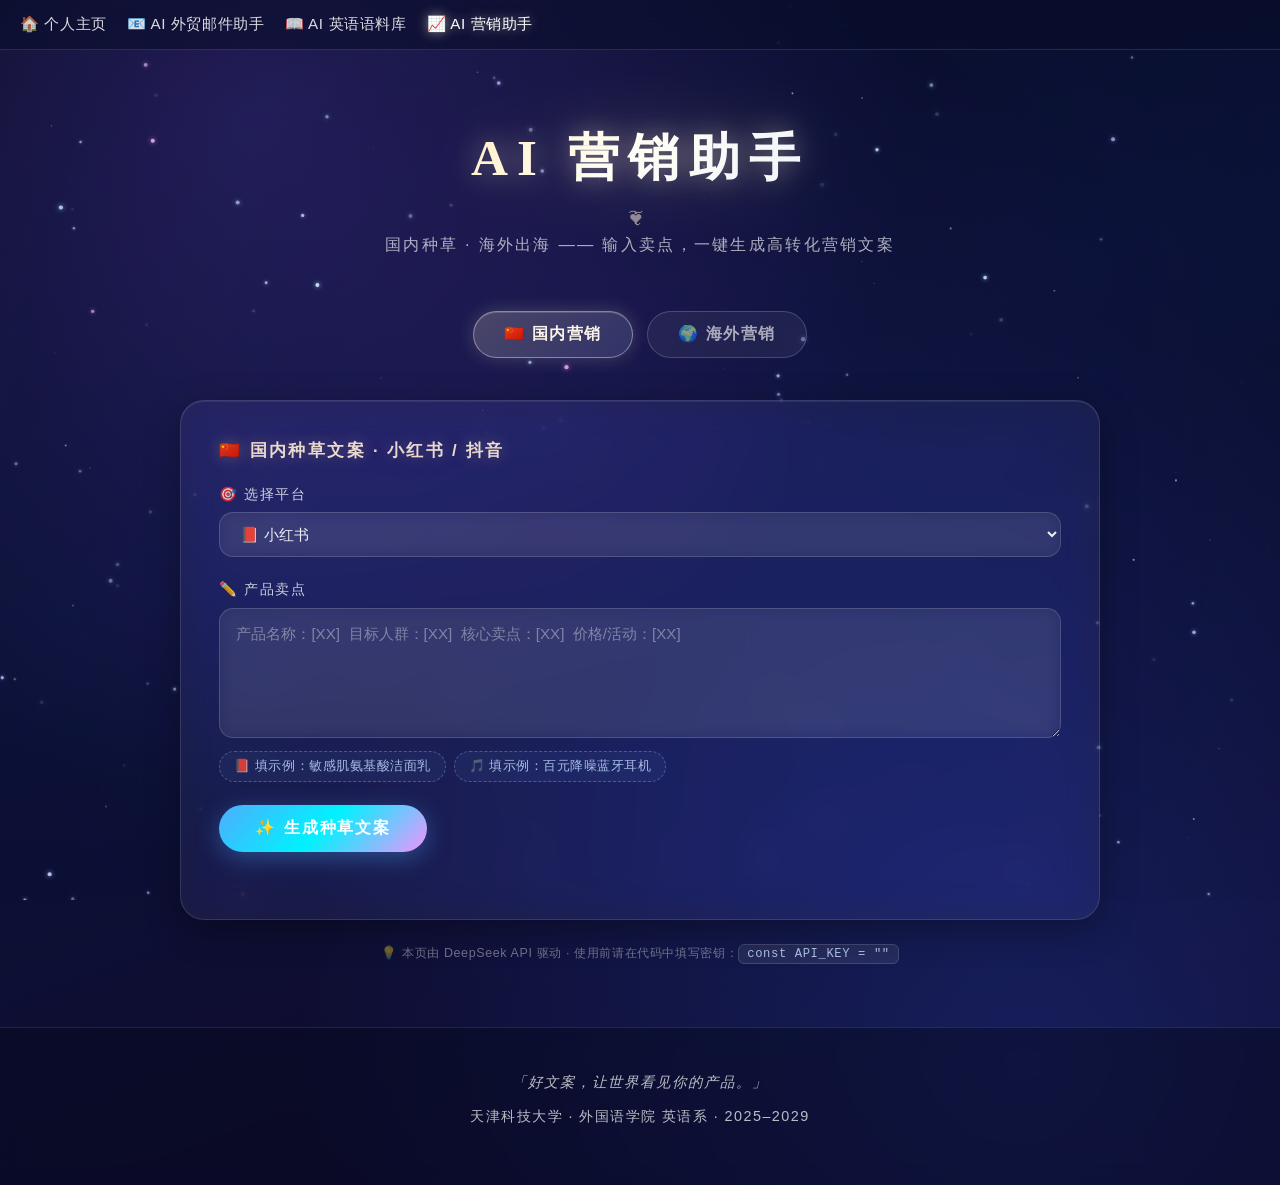
<file: marketing.html>
<!DOCTYPE html>
<html lang="zh-CN">
<head>
  <meta charset="UTF-8">
  <meta name="viewport" content="width=device-width, initial-scale=1.0">
  <meta name="description" content="AI 营销助手 —— 国内种草文案（小红书/抖音）与海外营销文案（Instagram/LinkedIn）一键生成，由 DeepSeek 驱动。">
  <title>AI 营销助手 · Marketing</title>
  <style>
    /* =========================================================
       深蓝星空主题 —— 与主页视觉保持一致
       星空粒子画布 + 毛玻璃卡片 + 香槟金渐变文字 + 弥散紫蓝背景
       ========================================================= */
    html, body {
      margin: 0;
      padding: 0;
      min-height: 100%;
      background: #050816;
      color: rgba(255, 255, 255, 0.92);
      overflow-x: hidden;
      font-family: 'Segoe UI', 'PingFang SC', 'Microsoft YaHei', sans-serif;
    }

    body {
      background:
        radial-gradient(ellipse at 20% 10%, rgba(88, 60, 180, 0.35) 0%, transparent 45%),
        radial-gradient(ellipse at 80% 90%, rgba(30, 60, 160, 0.4) 0%, transparent 50%),
        linear-gradient(160deg, #060a1f 0%, #0b1238 40%, #12082a 100%);
    }

    /* —— 星空画布：最底层 —— */
    #starfield-canvas {
      position: fixed;
      inset: 0;
      width: 100vw;
      height: 100vh;
      pointer-events: none;
      z-index: 0;
      display: block;
    }

    /* —— 顶部快捷导航：半透明融入星空 —— */
    .top-quick-nav {
      position: relative;
      z-index: 10;
      background: rgba(8, 14, 40, 0.55);
      backdrop-filter: blur(12px);
      -webkit-backdrop-filter: blur(12px);
      padding: 14px 20px;
      display: flex;
      align-items: center;
      flex-wrap: wrap;
      gap: 20px;
      row-gap: 10px;
      border-bottom: 1px solid rgba(255, 255, 255, 0.12);
    }

    .top-quick-nav a {
      text-decoration: none;
      color: rgba(255, 255, 255, 0.85);
      font-size: 0.95rem;
      letter-spacing: 0.04em;
      transition: color 0.2s ease;
    }

    .top-quick-nav a:hover {
      color: #fff;
    }

    .top-quick-nav a.current {
      color: #fff;
      text-shadow: 0 0 12px rgba(245, 230, 200, 0.55);
    }

    /* —— 主体 —— */
    main.container {
      position: relative;
      z-index: 2;
      max-width: 920px;
      margin: 0 auto;
      padding: clamp(2.5rem, 6vw, 4.5rem) 20px 3rem;
    }

    /* —— 页头：香槟金 → 银白冰蓝 渐变 —— */
    .page-header {
      text-align: center;
      margin-bottom: clamp(2.2rem, 5vw, 3.2rem);
    }

    .page-title {
      margin: 0 0 0.9rem;
      font-family: 'Playfair Display', 'Times New Roman', serif;
      font-weight: 600;
      font-size: clamp(2rem, 5.5vw, 3.2rem);
      letter-spacing: 0.18em;
      line-height: 1.4;
      background: linear-gradient(
        135deg,
        #f5e6c8 0%,
        #ffe9b0 22%,
        #fffef5 48%,
        #eef3fb 72%,
        #d0e0f8 100%
      );
      -webkit-background-clip: text;
      background-clip: text;
      -webkit-text-fill-color: transparent;
      color: transparent;
      filter: drop-shadow(0 0 14px rgba(245, 230, 200, 0.45))
              drop-shadow(0 0 36px rgba(255, 233, 176, 0.2));
    }

    .page-subtitle {
      margin: 0;
      color: rgba(255, 255, 255, 0.66);
      font-size: clamp(0.88rem, 1.6vw, 1.02rem);
      letter-spacing: 0.14em;
      line-height: 1.9;
    }

    .fleuron {
      color: rgba(245, 230, 211, 0.55);
      font-size: 1.1rem;
      letter-spacing: 0.4em;
      margin: 0.7rem 0 0;
    }

    /* —— Tab 切换 —— */
    .tabs {
      display: flex;
      justify-content: center;
      gap: 14px;
      margin-bottom: clamp(1.8rem, 4vw, 2.6rem);
      flex-wrap: wrap;
    }

    .tab-btn {
      appearance: none;
      border: 1px solid rgba(255, 255, 255, 0.18);
      background: rgba(255, 255, 255, 0.06);
      backdrop-filter: blur(16px);
      -webkit-backdrop-filter: blur(16px);
      color: rgba(255, 255, 255, 0.62);
      font-family: inherit;
      font-size: 1rem;
      font-weight: 600;
      letter-spacing: 0.1em;
      padding: 12px 30px;
      border-radius: 999px;
      cursor: pointer;
      transition: color 0.28s ease, background 0.28s ease, border-color 0.28s ease, box-shadow 0.28s ease;
    }

    .tab-btn:hover:not(.active) {
      color: rgba(255, 255, 255, 0.85);
    }

    .tab-btn.active {
      color: rgba(255, 248, 235, 0.98);
      background: linear-gradient(135deg, rgba(245, 230, 200, 0.22), rgba(180, 200, 255, 0.16));
      border-color: rgba(255, 255, 255, 0.38);
      box-shadow:
        0 0 18px rgba(245, 230, 200, 0.2),
        inset 0 1px 0 rgba(255, 255, 255, 0.15);
    }

    /* —— 面板毛玻璃卡片 —— */
    .panel {
      background: rgba(255, 255, 255, 0.055);
      backdrop-filter: blur(18px) saturate(140%);
      -webkit-backdrop-filter: blur(18px) saturate(140%);
      border: 1px solid rgba(255, 255, 255, 0.12);
      border-radius: 24px;
      box-shadow:
        0 10px 36px rgba(0, 0, 0, 0.32),
        inset 0 1px 0 rgba(255, 255, 255, 0.08);
      padding: clamp(1.5rem, 3.4vw, 2.4rem);
    }

    .panel-head {
      margin: 0 0 1.4rem;
      font-size: 1.05rem;
      font-weight: 600;
      letter-spacing: 0.14em;
      color: rgba(245, 230, 211, 0.94);
      text-shadow: 0 0 16px rgba(255, 215, 160, 0.25);
    }

    .form-group {
      margin-bottom: 1.4rem;
    }

    .form-group label {
      display: block;
      margin-bottom: 0.55rem;
      font-size: 0.9rem;
      letter-spacing: 0.1em;
      color: rgba(255, 255, 255, 0.78);
    }

    select, textarea {
      width: 100%;
      box-sizing: border-box;
      background: rgba(255, 255, 255, 0.06);
      border: 1px solid rgba(255, 255, 255, 0.16);
      border-radius: 14px;
      color: rgba(255, 255, 255, 0.92);
      font-family: inherit;
      font-size: 0.95rem;
      padding: 12px 16px;
      backdrop-filter: blur(8px);
      -webkit-backdrop-filter: blur(8px);
      transition: border-color 0.25s ease, box-shadow 0.25s ease;
    }

    select {
      cursor: pointer;
      appearance: auto;
    }

    select option {
      background: #0b1238;
      color: #fff;
    }

    textarea {
      min-height: 130px;
      resize: vertical;
      line-height: 1.75;
    }

    select:focus, textarea:focus {
      outline: none;
      border-color: rgba(140, 190, 255, 0.6);
      box-shadow:
        0 0 0 3px rgba(120, 170, 255, 0.15),
        0 0 18px rgba(120, 170, 255, 0.18);
    }

    textarea::placeholder {
      color: rgba(255, 255, 255, 0.38);
    }

    /* —— 示例快捷填充 —— */
    .examples {
      margin-top: 0.6rem;
      display: flex;
      flex-wrap: wrap;
      gap: 8px;
    }

    .example-chip {
      appearance: none;
      border: 1px dashed rgba(140, 190, 255, 0.35);
      background: rgba(120, 170, 255, 0.06);
      color: rgba(190, 215, 255, 0.85);
      font-family: inherit;
      font-size: 0.8rem;
      letter-spacing: 0.04em;
      padding: 6px 14px;
      border-radius: 999px;
      cursor: pointer;
      transition: background 0.25s ease, border-color 0.25s ease, color 0.25s ease;
    }

    .example-chip:hover {
      background: rgba(120, 170, 255, 0.16);
      border-color: rgba(140, 190, 255, 0.6);
      color: #fff;
    }

    /* —— 生成按钮 —— */
    .btn-generate {
      appearance: none;
      border: none;
      background: linear-gradient(135deg, #4facfe 0%, #00f2fe 50%, #f093fb 100%);
      color: #fff;
      font-family: inherit;
      font-size: 1rem;
      font-weight: 700;
      letter-spacing: 0.12em;
      padding: 13px 36px;
      border-radius: 999px;
      cursor: pointer;
      box-shadow: 0 6px 24px rgba(79, 172, 254, 0.35);
      transition: transform 0.25s ease, box-shadow 0.25s ease, opacity 0.25s ease;
    }

    .btn-generate:hover:not(:disabled) {
      transform: translateY(-2px);
      box-shadow: 0 10px 32px rgba(240, 147, 251, 0.42);
    }

    .btn-generate:active:not(:disabled) {
      transform: translateY(0);
    }

    .btn-generate:disabled {
      opacity: 0.55;
      cursor: not-allowed;
    }

    /* —— 输出区 —— */
    .output {
      margin-top: 1.8rem;
    }

    .output-toolbar {
      display: flex;
      justify-content: flex-end;
      margin-bottom: 0.9rem;
    }

    .copy-btn {
      appearance: none;
      border: 1px solid rgba(255, 255, 255, 0.22);
      background: rgba(255, 255, 255, 0.07);
      color: rgba(255, 255, 255, 0.8);
      font-family: inherit;
      font-size: 0.82rem;
      letter-spacing: 0.06em;
      padding: 7px 16px;
      border-radius: 999px;
      cursor: pointer;
      backdrop-filter: blur(8px);
      -webkit-backdrop-filter: blur(8px);
      transition: background 0.25s ease, color 0.25s ease, border-color 0.25s ease;
    }

    .copy-btn:hover {
      background: rgba(255, 255, 255, 0.14);
      color: #fff;
      border-color: rgba(255, 255, 255, 0.4);
    }

    .result-section {
      background: rgba(255, 255, 255, 0.05);
      border: 1px solid rgba(255, 255, 255, 0.12);
      border-top-color: rgba(255, 255, 255, 0.18);
      border-radius: 18px;
      padding: 18px 22px;
      margin-bottom: 14px;
      box-shadow: inset 0 1px 0 rgba(255, 255, 255, 0.06);
      animation: rise-in 0.5s ease both;
    }

    @keyframes rise-in {
      from { opacity: 0; transform: translateY(14px); }
      to   { opacity: 1; transform: translateY(0); }
    }

    .result-section h4 {
      margin: 0 0 10px;
      font-size: 0.92rem;
      font-weight: 600;
      letter-spacing: 0.12em;
      background: linear-gradient(
        115deg,
        #f5e6c8 0%,
        #f7f4ec 45%,
        #dce8f6 100%
      );
      -webkit-background-clip: text;
      background-clip: text;
      -webkit-text-fill-color: transparent;
      color: transparent;
      filter: drop-shadow(0 0 8px rgba(245, 230, 200, 0.3));
    }

    .result-body {
      color: rgba(255, 255, 255, 0.88);
      font-size: 0.95rem;
      line-height: 1.9;
      letter-spacing: 0.02em;
      white-space: pre-wrap;
      word-break: break-word;
    }

    .result-body:empty { display: none; }

    /* —— 标签 chips —— */
    .chip-row {
      display: flex;
      flex-wrap: wrap;
      gap: 6px;
    }

    .chip {
      display: inline-block;
      padding: 5px 14px;
      border-radius: 999px;
      background: linear-gradient(135deg, rgba(79, 172, 254, 0.18), rgba(240, 147, 251, 0.18));
      border: 1px solid rgba(140, 190, 255, 0.3);
      color: #bfe0ff;
      font-size: 0.86rem;
      letter-spacing: 0.03em;
    }

    /* —— 海外 CTA 按钮预览 —— */
    .cta-preview {
      display: inline-block;
      margin-top: 12px;
      padding: 11px 28px;
      border-radius: 999px;
      background: linear-gradient(135deg, #f5a623 0%, #ff7eb3 100%);
      color: #fff;
      font-weight: 700;
      font-size: 0.95rem;
      letter-spacing: 0.06em;
      box-shadow: 0 6px 22px rgba(255, 126, 179, 0.35);
    }

    /* —— 错误提示 —— */
    .result-error {
      background: rgba(255, 90, 90, 0.08);
      border: 1px solid rgba(255, 130, 130, 0.35);
      border-radius: 18px;
      padding: 18px 22px;
      color: rgba(255, 200, 200, 0.95);
      font-size: 0.92rem;
      line-height: 1.8;
      letter-spacing: 0.03em;
      animation: rise-in 0.5s ease both;
    }

    /* —— API 提示 —— */
    .api-hint {
      margin-top: 1.4rem;
      font-size: 0.78rem;
      letter-spacing: 0.05em;
      color: rgba(255, 255, 255, 0.4);
      text-align: center;
      line-height: 1.8;
    }

    .api-hint code {
      background: rgba(255, 255, 255, 0.08);
      border: 1px solid rgba(255, 255, 255, 0.14);
      border-radius: 6px;
      padding: 2px 8px;
      font-family: Consolas, 'Courier New', monospace;
      font-size: 0.76rem;
      color: rgba(200, 220, 255, 0.85);
    }

    /* —— 页脚 —— */
    .site-footer {
      position: relative;
      z-index: 2;
      text-align: center;
      padding: 2.2rem 20px 3rem;
      background: rgba(6, 10, 30, 0.45);
      border-top: 1px solid rgba(255, 255, 255, 0.1);
      backdrop-filter: blur(10px);
      -webkit-backdrop-filter: blur(10px);
    }

    .site-footer p {
      margin: 0.4rem 0;
      color: rgba(255, 255, 255, 0.72);
      font-size: 0.9rem;
      letter-spacing: 0.1em;
      line-height: 1.9;
    }

    .footer-quote {
      font-family: 'Playfair Display', Georgia, serif;
      font-style: italic;
      letter-spacing: 0.14em !important;
    }

    @media (max-width: 640px) {
      .tab-btn { padding: 10px 22px; font-size: 0.92rem; }
      .panel { padding: 1.3rem 1.1rem; }
    }
    /* 移动端适配：小屏幕下变为上下排列 */
@media (max-width: 768px) {
    .panel { flex-direction: column !important; gap: 20px !important; }
    .form-group { width: 100% !important; }
    .output { margin-top: 20px !important; }
}
  </style>
</head>
<body>
  <!-- 星空粒子画布（最底层） -->
  <canvas id="starfield-canvas" aria-hidden="true"></canvas>

  <!-- 顶部导航条：与主页保持一致 -->
  <div class="top-quick-nav">
    <a href="index.html">🏠 个人主页</a>
    <a href="chat.html">📧 AI 外贸邮件助手</a>
    <a href="corpus.html">📖 AI 英语语料库</a>
    <a href="marketing.html" class="current">📈 AI 营销助手</a>
  </div>

  <main class="container">
    <!-- 页头 -->
    <header class="page-header">
      <h1 class="page-title">AI 营销助手</h1>
      <p class="fleuron">❦</p>
      <p class="page-subtitle">国内种草 · 海外出海 —— 输入卖点，一键生成高转化营销文案</p>
    </header>

    <!-- Tab 切换 -->
    <div class="tabs" role="tablist">
      <button class="tab-btn active" data-tab="domestic" role="tab" aria-selected="true">🇨🇳 国内营销</button>
      <button class="tab-btn" data-tab="overseas" role="tab" aria-selected="false">🌍 海外营销</button>
    </div>

    <!-- ============ 面板一：国内营销 ============ -->
    <section class="panel" id="panel-domestic">
      <h2 class="panel-head">🇨🇳 国内种草文案 · 小红书 / 抖音</h2>

      <div class="form-group">
        <label for="domestic-platform">🎯 选择平台</label>
        <select id="domestic-platform">
          <option value="小红书">📕 小红书</option>
          <option value="抖音">🎵 抖音</option>
          <option value="京东">🛒 京东</option>
          <option value="淘宝">🛍️ 淘宝/天猫</option>
 
        </select>
      </div>

      <div class="form-group">
        <label for="domestic-input">✏️ 产品卖点</label>
        <textarea id="domestic-input" class="form-control" placeholder="产品名称：[XX]  目标人群：[XX]  核心卖点：[XX]  价格/活动：[XX]"></textarea>
  
        <div class="examples">
          <button class="example-chip" type="button" data-target="domestic-input">📕 填示例：敏感肌氨基酸洁面乳</button>
          <button class="example-chip" type="button" data-target="domestic-input">🎵 填示例：百元降噪蓝牙耳机</button>
        </div>
      </div>

      <button class="btn-generate" id="btn-domestic">✨ 生成种草文案</button>

      <div class="output" id="domestic-output"></div>
    </section>

    <!-- ============ 面板二：海外营销 ============ -->
    <section class="panel" id="panel-overseas" style="display: none;">
      <h2 class="panel-head">🌍 海外营销文案 · Instagram / LinkedIn</h2>

      <div class="form-group">
        <label for="overseas-platform">🎯 Choose Platform / 选择平台</label>
        <select id="overseas-platform">
          <option value="instagram">📸 Instagram</option>
          <option value="linkedin">💼 LinkedIn</option>
          <option value="facebook">📘 Facebook</option>
          <option value="tiktok">🎬 TikTok</option>
          <option value="youtube">▶️ YouTube</option>
          <option value="amazon">🛒 Amazon</option>
          <option value="temu">🛒 Temu</option>
        </select>
      </div>

      <div class="form-group">
        <label for="overseas-input">✏️ 中文卖点（自动生成地道英文文案）</label>
        <textarea id="overseas-input" class="form-control" placeholder="请输入中文卖点，格式示例：产品名称：[XX]  目标人群：[XX]  核心卖点：[XX]  价格/活动：[XX]"></textarea>
  
        <div class="examples">
          <button class="example-chip" type="button" data-target="overseas-input">📸 填示例：便携式陶瓷手冲壶</button>
          <button class="example-chip" type="button" data-target="overseas-input">💼 填示例：外贸企业智能 CRM 系统</button>
        </div>
      </div>
      <div class="form-group">
        <label for="product-link-input">🔗 产品购买链接（选填，用于生成按钮跳转）</label>
        <input type="text" id="product-link-input" class="form-control" placeholder="例如：https://www.amazon.com/dp/xxxx">
    </div>

      <button class="btn-generate" id="btn-overseas">🚀 生成英文营销文案</button>

      <div class="output" id="overseas-output"></div>
    </section>

    <!-- API 提示 -->
    <p class="api-hint">
      💡 本页由 DeepSeek API 驱动 · 使用前请在代码中填写密钥：<code>const API_KEY = ""</code>
    </p>
  </main>

  <!-- 页脚 -->
  <footer class="site-footer">
    <p class="footer-quote">「好文案，让世界看见你的产品。」</p>
    <p class="footer-info">天津科技大学 · 外国语学院 英语系 · 2025–2029</p>
  </footer>

  <script>
    /* =========================================================
       DeepSeek API 配置
       ⚠️ 按需求写死为空字符串：使用时请在此填入你的 API Key
       ========================================================= */
    const API_KEY = "";
    const API_URL = "https://api.deepseek.com/chat/completions";
    const MODEL = "deepseek-chat";

    /* =========================================================
       0. 星空粒子系统（与主页一致的深蓝星空 + 偶发流星）
       ========================================================= */
    (function initStarfield() {
      const canvas = document.getElementById('starfield-canvas');
      if (!canvas) return;
      const ctx = canvas.getContext('2d', { alpha: true });
      if (!ctx) return;

      let cssW = 0, cssH = 0, dpr = 1;
      const stars = [];
      const STAR_COUNT = 200;
      let time = 0;
      let meteor = null;

      function resize() {
        dpr = Math.max(1, window.devicePixelRatio || 1);
        cssW = window.innerWidth;
        cssH = window.innerHeight;
        canvas.width = Math.floor(cssW * dpr);
        canvas.height = Math.floor(cssH * dpr);
        canvas.style.width = cssW + 'px';
        canvas.style.height = cssH + 'px';
        ctx.setTransform(dpr, 0, 0, dpr, 0, 0);
      }

      function spawnStar() {
        const depth = Math.random(); // 0 近 → 1 远
        return {
          x: Math.random() * cssW,
          y: Math.random() * cssH,
          z: depth,
          r: (1 - depth) * 1.8 + 0.3,
          baseAlpha: 0.35 + (1 - depth) * 0.55,
          twinkleSpeed: 0.5 + Math.random() * 2.2,
          twinklePhase: Math.random() * Math.PI * 2,
          vx: (Math.random() - 0.5) * (0.04 + (1 - depth) * 0.12),
          vy: 0.015 + (1 - depth) * 0.06 + Math.random() * 0.03,
          hue: Math.random() < 0.18 ? 270 + Math.random() * 40 : 200 + Math.random() * 40
        };
      }

      function spawnMeteor() {
        meteor = {
          x: cssW * (0.2 + Math.random() * 0.6),
          y: cssH * Math.random() * 0.3,
          vx: 3 + Math.random() * 2.5,
          vy: 1.8 + Math.random() * 1.8,
          life: 1
        };
      }

      function draw() {
        time += 0.016;
        ctx.clearRect(0, 0, cssW, cssH);

        // 轻微紫色雾感
        const fog = ctx.createRadialGradient(
          cssW * 0.5, cssH * 0.35, 0,
          cssW * 0.5, cssH * 0.5, Math.max(cssW, cssH) * 0.75
        );
        fog.addColorStop(0, 'rgba(70, 40, 140, 0.12)');
        fog.addColorStop(0.55, 'rgba(20, 30, 90, 0.06)');
        fog.addColorStop(1, 'rgba(0, 0, 0, 0)');
        ctx.fillStyle = fog;
        ctx.fillRect(0, 0, cssW, cssH);

        // 星星
        for (let i = 0; i < stars.length; i++) {
          const s = stars[i];
          s.x += s.vx;
          s.y += s.vy;

          if (s.y > cssH + 4) { s.y = -4; s.x = Math.random() * cssW; }
          if (s.x < -4) s.x = cssW + 4;
          if (s.x > cssW + 4) s.x = -4;

          const twinkle = 0.55 + 0.45 * Math.sin(time * s.twinkleSpeed + s.twinklePhase);
          const alpha = Math.max(0.08, Math.min(1, s.baseAlpha * twinkle));

          if (s.r > 1.1) {
            const glow = ctx.createRadialGradient(s.x, s.y, 0, s.x, s.y, s.r * 4);
            glow.addColorStop(0, `hsla(${s.hue}, 90%, 85%, ${alpha * 0.55})`);
            glow.addColorStop(0.4, `hsla(${s.hue}, 80%, 70%, ${alpha * 0.18})`);
            glow.addColorStop(1, 'rgba(0,0,0,0)');
            ctx.beginPath();
            ctx.fillStyle = glow;
            ctx.arc(s.x, s.y, s.r * 4, 0, Math.PI * 2);
            ctx.fill();
          }

          ctx.beginPath();
          ctx.fillStyle = `hsla(${s.hue}, 90%, 92%, ${alpha})`;
          ctx.arc(s.x, s.y, s.r, 0, Math.PI * 2);
          ctx.fill();
        }

        // 偶发流星
        if (!meteor && Math.random() < 0.004) spawnMeteor();
        if (meteor) {
          meteor.x += meteor.vx;
          meteor.y += meteor.vy;
          meteor.life -= 0.018;

          if (meteor.life <= 0 || meteor.x > cssW || meteor.y > cssH) {
            meteor = null;
          } else {
            const tailLen = 90;
            const headX = meteor.x, headY = meteor.y;
            const tailX = headX - meteor.vx * 14;
            const tailY = headY - meteor.vy * 14;
            const g = ctx.createLinearGradient(headX, headY, tailX, tailY);
            g.addColorStop(0, `rgba(255, 255, 255, ${0.9 * meteor.life})`);
            g.addColorStop(0.4, `rgba(180, 210, 255, ${0.5 * meteor.life})`);
            g.addColorStop(1, 'rgba(120, 100, 255, 0)');
            ctx.beginPath();
            ctx.strokeStyle = g;
            ctx.lineWidth = 2;
            ctx.lineCap = 'round';
            ctx.moveTo(headX, headY);
            ctx.lineTo(tailX, tailY);
            ctx.stroke();

            const glow = ctx.createRadialGradient(headX, headY, 0, headX, headY, 8);
            glow.addColorStop(0, `rgba(255, 255, 255, ${0.95 * meteor.life})`);
            glow.addColorStop(1, 'rgba(255, 255, 255, 0)');
            ctx.beginPath();
            ctx.fillStyle = glow;
            ctx.arc(headX, headY, 8, 0, Math.PI * 2);
            ctx.fill();
          }
        }

        requestAnimationFrame(draw);
      }

      resize();
      for (let i = 0; i < STAR_COUNT; i++) stars.push(spawnStar());
      window.addEventListener('resize', () => {
        resize();
        while (stars.length < STAR_COUNT) stars.push(spawnStar());
      });
      requestAnimationFrame(draw);
    })();

    /* =========================================================
       1. Tab 切换
       ========================================================= */
    (function initTabs() {
      const btns = document.querySelectorAll('.tab-btn');
      const panels = {
        domestic: document.getElementById('panel-domestic'),
        overseas: document.getElementById('panel-overseas')
      };

      btns.forEach(function (btn) {
        btn.addEventListener('click', function () {
          btns.forEach(function (b) {
            const active = b === btn;
            b.classList.toggle('active', active);
            b.setAttribute('aria-selected', active ? 'true' : 'false');
          });
          Object.keys(panels).forEach(function (key) {
            panels[key].style.display = key === btn.dataset.tab ? '' : 'none';
          });
        });
      });
    })();

    /* =========================================================
       2. 示例快捷填充
       ========================================================= */
    (function initExamples() {
      const SAMPLES = {
        domestic: {
          '📕 填示例：敏感肌氨基酸洁面乳': '一款主打“温和不刺激”的氨基酸洁面乳，适合敏感肌，泡沫绵密，洗完不紧绷，定价 69 元。',
          '🎵 填示例：百元降噪蓝牙耳机': '无线蓝牙耳机：降噪 48dB、续航 40 小时、百元价位，学生党友好。'
        },
        overseas: {
          '📸 填示例：便携式陶瓷手冲壶': '一款便携式陶瓷咖啡手冲壶，设计简约，适合户外露营与旅行，主打颜值与仪式感。',
          '💼 填示例：外贸企业智能 CRM 系统': '面向外贸企业的一站式智能 CRM 系统，支持多语言客户管理与销售漏斗分析，提升成单效率。'
        }
      };

      document.querySelectorAll('.example-chip').forEach(function (chip) {
        chip.addEventListener('click', function () {
          const target = document.getElementById(chip.dataset.target);
          if (!target) return;
          const text = chip.textContent.trim();
          const panelKey = target.id.indexOf('overseas') === 0 ? 'overseas' : 'domestic';
          if (SAMPLES[panelKey] && SAMPLES[panelKey][text]) {
            target.value = SAMPLES[panelKey][text];
            target.focus();
          }
        });
      });
    })();

    /* =========================================================
       3. DeepSeek API 调用
       ========================================================= */
    async function callDeepSeek(systemPrompt, userPrompt) {
      if (!API_KEY) {
        throw new Error('⚠️ API 密钥为空：请在 marketing.html 中找到 const API_KEY = ""，填入你的 DeepSeek API Key 后再试。');
      }

      const res = await fetch(API_URL, {
        method: 'POST',
        headers: {
          'Content-Type': 'application/json',
          'Authorization': 'Bearer ' + API_KEY
        },
        body: JSON.stringify({
          model: MODEL,
          messages: [
            { role: 'system', content: systemPrompt },
            { role: 'user', content: userPrompt }
          ],
          temperature: 1.0,
          max_tokens: 2048,
          stream: false
        })
      });

      const data = await res.json().catch(function () { return {}; });
      if (!res.ok) {
        const msg = (data.error && data.error.message) || ('HTTP ' + res.status);
        throw new Error('DeepSeek API 调用失败：' + msg);
      }

      const content = data.choices &&
                      data.choices[0] &&
                      data.choices[0].message &&
                      data.choices[0].message.content;
      if (!content) throw new Error('DeepSeek API 返回内容为空，请重试。');
      return content;
    }

    /* =========================================================
       4. 提示词
       ========================================================= */
    const PROMPTS = {
      domesticSystem: [
        '你是一名深耕小红书、抖音、京东、淘宝等国内平台的资深种草文案专家。',
        '请注意各平台的“避坑指南”：京东/淘宝严禁过度口语化和感叹号，必须主打硬核参数、性价比和信任感；小红书严禁生硬推销，必须像好姐妹聊天；抖音必须开头3秒抓眼球，有悬念。',
        '请严格按照以下结构输出，并使用【】标记作为每部分标题。',
        '【种草文案】',
        '1. 严格按照用户选择的平台调整语感。',
        '2. 强调真实感和实用性，以痛点切入。',
        '3. 恰当使用 emoji 调节氛围，字数 300-500 字。',
        '【关键词标签】',
        '输出 5-8 个 #话题标签。',
        '【圈层黑话解析】',
        '针对这篇文案，分析里面使用了哪些网感黑话（例如“拔草”、“真香”、“踩雷”、“性价比封神”），并解析为什么这些词能引起该平台用户的共鸣。',
        '【互动引导】',
        '根据平台属性生成 1 句自然引导互动的文案。'
      ].join('\n'),
 
 

      overseasSystem: [
    'You are a top-tier English-speaking marketing expert native to the target platform culture.',
    'IMPORTANT PLATFORM RULES: LinkedIn must be professional, avoid excessive exclamation marks, use business English. Amazon must be highly conversion-focused, avoid slang. Instagram must be visually evocative. TikTok must be short and punchy. Facebook must encourage community discussion.',
    'Based on the user\'s selling points (in Chinese) and the target platform, output strictly in the following format:',
    '【ENGLISH COPY】',
    'Write 1 native, idiomatic English post (80-150 words) tailored to the chosen platform. Absolutely no Chinglish.',
    '【CULTURAL CONTEXT】',
    '2-4 concise notes IN CHINESE explaining the cultural context behind this copy. (e.g. Why this tone, why this CTA). This is crucial for cross-cultural learning.',
    '【HASHTAGS】',
    '5-8 English hashtags on separate lines.',
    '【CTA】',
    '1 short CTA line that naturally leads the reader to act. On the LAST line, give the suggested button label in this exact format: Button: "Shop Now".'
].join('\n')
 
    };

    /* =========================================================
       5. 结果解析与渲染
       ========================================================= */
    const TITLE_EMOJI = {
      '种草文案': '📝',
      '关键词标签': '🏷️',
      '互动引导': '💬',
      'ENGLISH COPY': '✍️',
      'CULTURAL CONTEXT': '🌍',
      'HASHTAGS': '#️⃣',
      'CTA': '🎯'
    };

    // 将模型输出按【标题】标记拆分为多个部分
    function parseSections(raw) {
      const re = /【([^】]+)】/g;
      const matches = Array.from(raw.matchAll(re));
      if (!matches.length) return [{ title: '', content: raw.trim() }];

      const sections = [];
      matches.forEach(function (m, i) {
        const end = i + 1 < matches.length ? matches[i + 1].index : raw.length;
        const content = raw.slice(m.index + m[0].length, end).trim();
        if (content) sections.push({ title: m[1].trim(), content: content });
      });
      return sections.length ? sections : [{ title: '', content: raw.trim() }];
    }

    function makeEl(tag, className, text) {
      const el = document.createElement(tag);
      if (className) el.className = className;
      if (text != null) el.textContent = text;
      return el;
    }

    // 在正文中提取 CTA 按钮文案（格式：Button: "xxx"）
    function extractCtaButton(content) {
      const re = /button\s*[:：]\s*["“'「]?([^"”'」\n\r]+)/i;
      const m = content.match(re);
      return m ? m[1].trim() : null;
    }

    function renderSection(sec) {
      const card = makeEl('div', 'result-section');
      const title = (TITLE_EMOJI[sec.title] || '✦') + ' ' + (sec.title || '文案内容');
      card.appendChild(makeEl('h4', null, title));

      const isHashtag = /hashtag|标签/i.test(sec.title);
      const isCta = /^\s*cta\b/i.test(sec.title);

      if (isHashtag) {
        // 标签渲染为 chips
        const tagRe = /#[\w一-龥_\-]+/g;
        const tags = sec.content.match(tagRe);
        if (tags && tags.length) {
          const row = makeEl('div', 'chip-row');
          tags.forEach(function (t) { row.appendChild(makeEl('span', 'chip', t)); });
          card.appendChild(row);
        }
        // 其余文字照常显示
        const rest = sec.content.replace(tagRe, '').trim();
        if (rest) card.appendChild(makeEl('div', 'result-body', rest));
      } else if (isCta) {
    const btnLabel = extractCtaButton(sec.content);
    const rest = sec.content.replace(/button\s*:\s*["']?([^"'\n\r]+)["']?/gi, '').trim();
    if (rest) card.appendChild(makeEl('div', 'result-body', rest));
    
    // 获取用户填写的产品链接
    const linkInput = document.getElementById('product-link-input');
    let productLink = linkInput ? linkInput.value.trim() : '';

    // 如果用户没有填链接，默认跳转到亚马逊首页
    if (!productLink) {
        productLink = 'https://www.amazon.com';
    }

    if (btnLabel) {
        // 创建可点击的按钮
        const ctaBtn = makeEl('a', 'cta-preview', btnLabel);
        ctaBtn.href = productLink;
        ctaBtn.target = '_blank';
        ctaBtn.style.display = 'inline-block';
        ctaBtn.style.padding = '12px 24px';
        ctaBtn.style.background = 'linear-gradient(90deg, #E6529F, #F66941)';
        ctaBtn.style.color = 'white';
        ctaBtn.style.borderRadius = '30px';
        ctaBtn.style.textDecoration = 'none';
        ctaBtn.style.fontWeight = 'bold';
        card.appendChild(ctaBtn);

        // 创建复制链接按钮（解决国内无法跳转外网的问题）
        const copyBtn = makeEl('button', 'cta-preview', '复制链接');
        copyBtn.style.marginLeft = '10px';
        copyBtn.style.padding = '8px 12px';
        copyBtn.style.borderRadius = '20px';
        copyBtn.style.border = '1px solid rgba(255,255,255,0.3)';
        copyBtn.style.background = 'rgba(255,255,255,0.1)';
        copyBtn.style.color = 'rgba(255,255,255,0.9)';
        copyBtn.style.cursor = 'pointer';
        copyBtn.onclick = function() {
            navigator.clipboard.writeText(productLink);
        };
        card.appendChild(copyBtn);
    }
} else {
    card.appendChild(makeEl('div', 'result-body', sec.content));
}

      return card;
    }

    function renderResult(container, raw) {
      container.innerHTML = '';

      // 工具条：复制按钮
      const toolbar = makeEl('div', 'output-toolbar');
      const copyBtn = makeEl('button', 'copy-btn', '📋 复制文案');
      copyBtn.type = 'button';
      copyBtn.addEventListener('click', function () {
        copyText(raw, copyBtn);
      });
      toolbar.appendChild(copyBtn);
      container.appendChild(toolbar);

      parseSections(raw).forEach(function (sec) {
        container.appendChild(renderSection(sec));
      });
    }

    function renderError(container, message) {
      container.innerHTML = '';
      const err = makeEl('div', 'result-error', message);
      container.appendChild(err);
    }

    // 复制到剪贴板（带降级方案）
    function copyText(text, btn) {
      const done = function () {
        btn.textContent = '✅ 已复制';
        setTimeout(function () { btn.textContent = '📋 复制文案'; }, 1600);
      };
      const fallback = function () {
        try {
          const ta = document.createElement('textarea');
          ta.value = text;
          ta.style.position = 'fixed';
          ta.style.opacity = '0';
          document.body.appendChild(ta);
          ta.select();
          document.execCommand('copy');
          document.body.removeChild(ta);
          done();
        } catch (e) {
          btn.textContent = '❌ 复制失败';
        }
      };
      if (navigator.clipboard && navigator.clipboard.writeText) {
        navigator.clipboard.writeText(text).then(done, fallback);
      } else {
        fallback();
      }
    }

    /* =========================================================
       6. 生成入口
       ========================================================= */
    function wireGenerate(btnId, outputId, getInput, getSystem) {
      const btn = document.getElementById(btnId);
      const output = document.getElementById(outputId);
      if (!btn || !output) return;

      btn.addEventListener('click', async function () {
        const input = getInput();
        if (!input) {
          renderError(output, '⚠️ 请先输入产品卖点。');
          return;
        }

        const original = btn.textContent;
        btn.disabled = true;
        btn.textContent = '⏳ AI 生成中，请稍候…';
        output.innerHTML = '';

        try {
          if (!API_KEY) {
            output.innerHTML = '<div style="margin-top:20px; padding:15px; background:rgba(255,200,100,0.1); border-radius:8px; text-align:center; color:#f0e6d3;">🛡️ 当前处于「演示模式」。因为 API 密钥已隐藏，无法生成文案。请在本地填入真实密钥体验。</div>';
            return;
          }
          const raw = await callDeepSeek(getSystem(), input);
     
          renderResult(output, raw);
        } catch (err) {
          renderError(output, err.message || '生成失败，请重试。');
        } finally {
          btn.disabled = false;
          btn.textContent = original;
        }
      });
    }

    wireGenerate(
      'btn-domestic',
      'domestic-output',
      function () {
        const platform = document.getElementById('domestic-platform').value;
        const selling = document.getElementById('domestic-input').value.trim();
        if (!selling) return '';
        return '目标平台：' + platform + '\n\n产品卖点：\n' + selling;
      },
      function () { return PROMPTS.domesticSystem; }
    );

    wireGenerate(
      'btn-overseas',
      'overseas-output',
      function () {
        const platform = document.getElementById('overseas-platform').value;
        const selling = document.getElementById('overseas-input').value.trim();
        if (!selling) return '';
        return 'Target platform: ' + platform + '\n\nProduct selling points (in Chinese):\n' + selling;
      },
      function () { return PROMPTS.overseasSystem; }
    );
  </script>
</body>
</html>
</file>
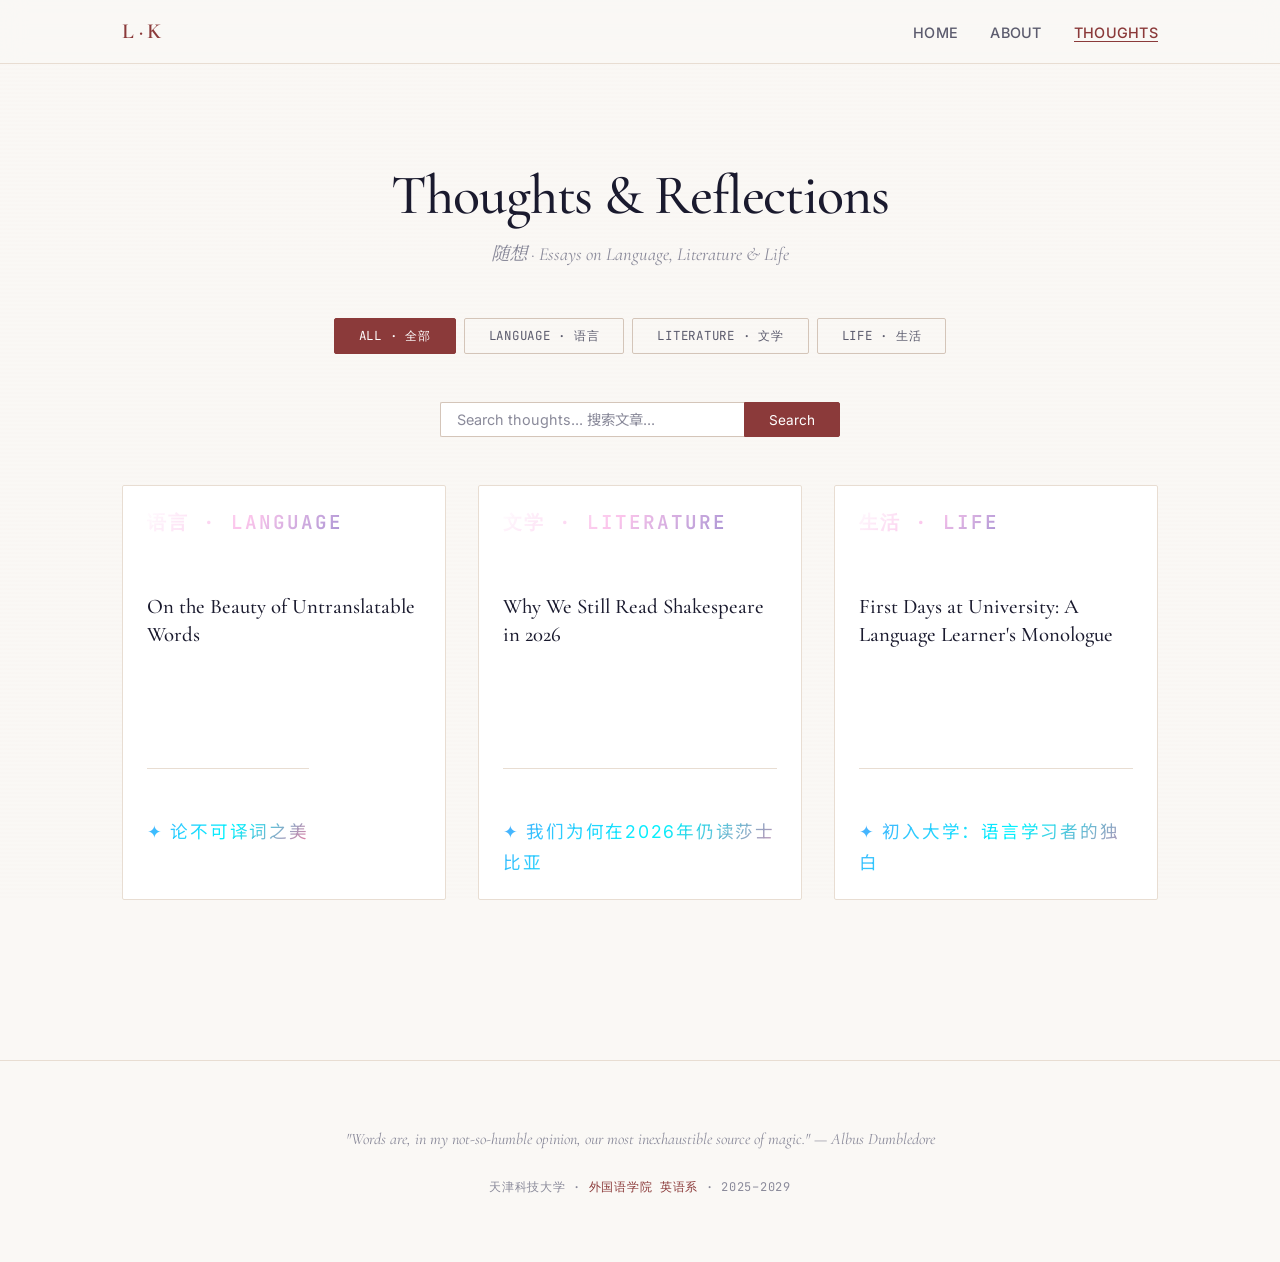
<file: thoughts.html>
<!DOCTYPE html>
<html lang="zh-CN">
<head>
  <meta charset="UTF-8">
  <meta name="viewport" content="width=device-width, initial-scale=1.0">
  <meta name="description" content="Thoughts and reflections on language, literature, and life by an English major at TUST">
  <title>Thoughts · 随想</title>
  <link rel="stylesheet" href="css/style.css">
</head>
<body>

  <!-- Navigation -->
  <nav class="nav">
    <div class="nav-inner">
      <div class="nav-brand">
        <a href="index.html">L · K</a>
      </div>
      <ul class="nav-links">
        <li><a href="index.html" data-page="home">Home</a></li>
        <li><a href="about.html" data-page="about">About</a></li>
        <li><a href="thoughts.html" data-page="thoughts">Thoughts</a></li>
      </ul>
      <button class="nav-toggle" aria-label="Toggle navigation">
        <span></span>
        <span></span>
        <span></span>
      </button>
    </div>
  </nav>

  <!-- Page Header -->
  <header class="page-header">
    <div class="container">
      <h1>Thoughts & Reflections</h1>
      <p class="subtitle">随想 · Essays on Language, Literature & Life</p>
    </div>
  </header>

  <!-- Filter & Search -->
  <section class="section-sm" style="padding-top: 0;">
    <div class="container-wide">
      <!-- Category Filters -->
      <div class="filter-bar" id="filter-bar">
        <!-- Rendered by JS -->
      </div>

      <!-- Search -->
      <div class="search-box">
        <input
          type="text"
          id="search-input"
          placeholder="Search thoughts... 搜索文章..."
          aria-label="Search thoughts"
        >
        <button id="search-btn">Search</button>
      </div>

      <!-- Posts Grid -->
      <div class="posts-grid" id="posts-grid">
        <!-- Rendered by JS -->
      </div>

      <!-- No Results Message -->
      <div class="no-results" id="no-results" style="display: none;">
        <p>No matching thoughts found.</p>
        <p style="font-size: 0.9rem;">没有找到匹配的文章。试试其他关键词吧。</p>
      </div>
    </div>
  </section>

  <!-- Footer -->
  <footer class="site-footer">
    <p class="footer-quote">"Words are, in my not-so-humble opinion, our most inexhaustible source of magic." — Albus Dumbledore</p>
    <p class="footer-info">
      天津科技大学 · <span>外国语学院 英语系</span> · 2025–2029
    </p>
  </footer>

  <script src="js/posts.js"></script>
  <script src="js/main.js"></script>
  <script>
    (function() {
      let currentCategory = 'all';
      let currentQuery = '';

      const filterBar = document.getElementById('filter-bar');
      const postsGrid = document.getElementById('posts-grid');
      const noResults = document.getElementById('no-results');
      const searchInput = document.getElementById('search-input');
      const searchBtn = document.getElementById('search-btn');

      // Render filter buttons
      function renderFilters() {
        const categories = getAllCategories();
        const labels = {
          all: 'All · 全部',
          language: 'Language · 语言',
          literature: 'Literature · 文学',
          life: 'Life · 生活'
        };

        filterBar.innerHTML = categories.map(cat =>
          `<button class="filter-btn${cat === currentCategory ? ' active' : ''}" data-category="${cat}">
            ${labels[cat] || cat}
          </button>`
        ).join('');

        // Bind click events
        filterBar.querySelectorAll('.filter-btn').forEach(btn => {
          btn.addEventListener('click', () => {
            currentCategory = btn.dataset.category;
            currentQuery = '';
            searchInput.value = '';
            renderFilters();
            renderPosts();
          });
        });
      }

      // Render posts
      function renderPosts() {
        let results;
        if (currentQuery) {
          results = searchPosts(currentQuery);
          // Also filter by category if not 'all'
          if (currentCategory !== 'all') {
            results = results.filter(p => p.category === currentCategory);
          }
        } else {
          results = getPostsByCategory(currentCategory);
        }

        if (results.length === 0) {
          postsGrid.innerHTML = '';
          noResults.style.display = 'block';
        } else {
          noResults.style.display = 'none';
          postsGrid.innerHTML = results.map(renderPostCard).join('');

          // Re-trigger scroll animations
          setTimeout(() => {
            document.querySelectorAll('.fade-up').forEach(el => {
              const rect = el.getBoundingClientRect();
              if (rect.top < window.innerHeight) {
                el.classList.add('visible');
              }
            });
          }, 100);
        }
      }

      // Search handler
      function handleSearch() {
        currentQuery = searchInput.value;
        currentCategory = 'all';
        renderFilters();
        renderPosts();
      }

      searchBtn.addEventListener('click', handleSearch);
      searchInput.addEventListener('keydown', (e) => {
        if (e.key === 'Enter') handleSearch();
      });

      // Initial render
      renderFilters();
      renderPosts();
    })();
  </script>
</body>
</html>
</file>
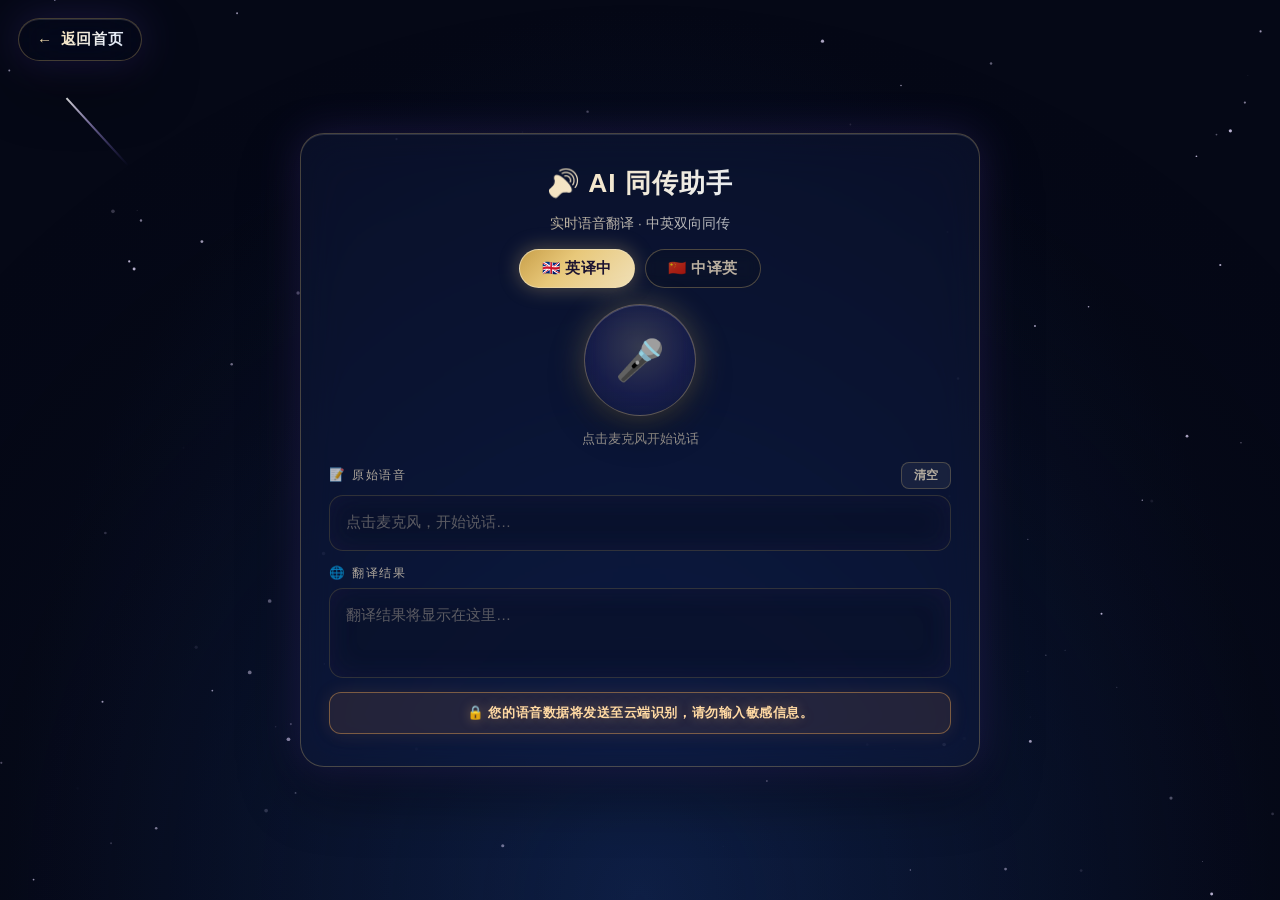
<file: translation.html>
<!DOCTYPE html>
<html lang="zh-CN">
<head>
    <meta charset="UTF-8">
    <meta name="viewport" content="width=device-width, initial-scale=1.0">
    <title>AI 同传 · 实时语音翻译</title>
    <style>
        * { margin: 0; padding: 0; box-sizing: border-box; }

        html, body {
            width: 100%;
            height: 100%;
            overflow: hidden;
            background: #050816;
            font-family: "Segoe UI", "PingFang SC", "Microsoft YaHei", sans-serif;
        }

        /* 隐藏系统光标：由流星光标替代（仅鼠标设备） */
        @media (pointer: fine) {
            html,
            body.meteor-cursor,
            body.meteor-cursor a,
            body.meteor-cursor button,
            body.meteor-cursor input {
                cursor: none !important;
            }
        }

        #starfield {
            position: fixed;
            inset: 0;
            width: 100vw;
            height: 100vh;
            z-index: 0;
            display: block;
            background: radial-gradient(ellipse at bottom, #0b1a3a 0%, #050816 70%);
        }

        /* 流星光标画布：铺满全屏、置顶但不拦截任何点击 */
        #meteor-canvas {
            position: fixed;
            top: 0;
            left: 0;
            width: 100%;
            height: 100%;
            pointer-events: none;
            z-index: 9999;
            display: block;
        }

        /* 左上角「返回首页」毛玻璃按钮（与主页同一套星空质感） */
        .back-home-btn {
            position: fixed;
            top: 18px;
            left: 18px;
            z-index: 10;
            display: inline-flex;
            align-items: center;
            gap: 8px;
            padding: 10px 18px;
            border-radius: 999px;
            background: rgba(18, 28, 58, 0.45);
            border: 1px solid rgba(232, 200, 122, 0.28);
            box-shadow:
                0 0 40px rgba(120, 90, 255, 0.18),
                0 25px 60px rgba(0, 0, 0, 0.45),
                inset 0 1px 0 rgba(255, 255, 255, 0.12);
            backdrop-filter: blur(22px) saturate(1.4);
            -webkit-backdrop-filter: blur(22px) saturate(1.4);
            font-size: 0.95rem;
            font-weight: 600;
            letter-spacing: 0.04em;
            text-decoration: none;
            transition: transform 0.15s ease-out, box-shadow 0.25s ease;
        }

        .back-home-btn:hover {
            transform: translateY(-1px);
            box-shadow:
                0 0 55px rgba(200, 160, 255, 0.28),
                0 30px 70px rgba(0, 0, 0, 0.5),
                inset 0 1px 0 rgba(255, 255, 255, 0.16);
        }

        .back-home-btn:active { transform: translateY(1px); }

        .back-home-btn .arrow {
            display: inline-block;
            transition: transform 0.2s ease;
        }

        .back-home-btn:hover .arrow { transform: translateX(-3px); }

        .page-wrap {
            position: relative;
            z-index: 1;
            width: 100%;
            height: 100%;
            display: flex;
            align-items: center;
            justify-content: center;
            padding: 24px;
            perspective: 1200px;
        }

        .glass-panel {
            width: min(680px, 100%);
            max-height: min(860px, 92vh);
            padding: 32px 28px;
            border-radius: 24px;
            background: rgba(18, 28, 58, 0.45);
            border: 1px solid rgba(232, 200, 122, 0.28);
            box-shadow:
                0 0 40px rgba(120, 90, 255, 0.18),
                0 25px 60px rgba(0, 0, 0, 0.45),
                inset 0 1px 0 rgba(255, 255, 255, 0.12);
            backdrop-filter: blur(22px) saturate(1.4);
            -webkit-backdrop-filter: blur(22px) saturate(1.4);
            transform-style: preserve-3d;
            transition: transform 0.15s ease-out, box-shadow 0.25s ease;
            display: flex;
            flex-direction: column;
            gap: 14px;
            overflow-y: auto;
        }

        .glass-panel:hover {
            box-shadow:
                0 0 55px rgba(200, 160, 255, 0.28),
                0 30px 70px rgba(0, 0, 0, 0.5),
                inset 0 1px 0 rgba(255, 255, 255, 0.16);
        }

        .glass-panel::-webkit-scrollbar { width: 5px; }
        .glass-panel::-webkit-scrollbar-track { background: transparent; }
        .glass-panel::-webkit-scrollbar-thumb {
            background: rgba(232, 200, 122, 0.35);
            border-radius: 3px;
        }

        .gradient-text {
            background: linear-gradient(120deg, #e8c87a 0%, #f5e6c8 40%, #e8eef8 70%, #c9d4e8 100%);
            -webkit-background-clip: text;
            -webkit-text-fill-color: transparent;
            background-clip: text;
        }

        h1 {
            font-size: 1.65rem;
            font-weight: 700;
            letter-spacing: 0.04em;
            text-align: center;
            margin-bottom: 0;
        }

        .subtitle {
            text-align: center;
            font-size: 0.85rem;
            opacity: 0.75;
            margin-bottom: 0;
        }

        /* —— 翻译方向切换：英译中 / 中译英 —— */
        .direction-switch {
            display: flex;
            justify-content: center;
            gap: 10px;
            margin-top: 2px;
        }

        .direction-switch button {
            padding: 9px 22px;
            border-radius: 999px;
            border: 1px solid rgba(232, 200, 122, 0.3);
            background: rgba(8, 14, 32, 0.5);
            color: rgba(245, 230, 200, 0.75);
            font-size: 0.92rem;
            font-weight: 600;
            letter-spacing: 0.04em;
            cursor: pointer;
            backdrop-filter: blur(8px);
            -webkit-backdrop-filter: blur(8px);
            transition: all 0.2s ease;
            user-select: none;
        }

        .direction-switch button:hover {
            border-color: rgba(232, 200, 122, 0.55);
            color: #f5e6c8;
        }

        .direction-switch button.active {
            background: linear-gradient(135deg, #c9a04a, #e8c87a 40%, #f0e0b8);
            color: #1a1230;
            border-color: rgba(240, 224, 184, 0.7);
            box-shadow: 0 0 20px rgba(232, 200, 122, 0.35);
        }

        /* —— 麦克风按钮 —— */
        .mic-wrap {
            display: flex;
            justify-content: center;
            margin-top: 2px;
        }

        .mic-btn {
            display: flex;
            align-items: center;
            justify-content: center;
            width: 112px;
            height: 112px;
            border-radius: 50%;
            border: 1px solid rgba(232, 200, 122, 0.35);
            background: radial-gradient(circle at 50% 38%,
                rgba(255, 245, 220, 0.16) 0%,
                rgba(120, 90, 255, 0.10) 55%,
                rgba(18, 28, 58, 0.35) 100%);
            font-size: 2.5rem;
            line-height: 1;
            cursor: pointer;
            backdrop-filter: blur(16px);
            -webkit-backdrop-filter: blur(16px);
            box-shadow:
                0 0 30px rgba(232, 200, 122, 0.28),
                0 15px 35px rgba(0, 0, 0, 0.4),
                inset 0 1px 0 rgba(255, 255, 255, 0.18);
            transition: transform 0.15s ease-out, box-shadow 0.25s ease, border-color 0.25s ease;
            user-select: none;
        }

        .mic-btn:hover {
            transform: translateY(-2px) scale(1.04);
            box-shadow:
                0 0 45px rgba(232, 200, 122, 0.45),
                0 18px 40px rgba(0, 0, 0, 0.45),
                inset 0 1px 0 rgba(255, 255, 255, 0.22);
        }

        .mic-btn:active { transform: scale(0.95); }

        .mic-btn.listening {
            border-color: rgba(255, 130, 140, 0.65);
            background: radial-gradient(circle at 50% 38%,
                rgba(255, 200, 200, 0.18) 0%,
                rgba(255, 90, 120, 0.14) 55%,
                rgba(40, 20, 60, 0.4) 100%);
            animation: micPulse 1.8s ease-out infinite;
        }

        @keyframes micPulse {
            0%   { box-shadow: 0 0 0 0 rgba(255, 110, 130, 0.5), 0 0 34px rgba(255, 110, 130, 0.45); }
            70%  { box-shadow: 0 0 0 26px rgba(255, 110, 130, 0), 0 0 34px rgba(255, 110, 130, 0.45); }
            100% { box-shadow: 0 0 0 0 rgba(255, 110, 130, 0), 0 0 34px rgba(255, 110, 130, 0.45); }
        }

        .mic-status {
            text-align: center;
            font-size: 0.82rem;
            color: rgba(245, 230, 200, 0.6);
            min-height: 1.3em;
            transition: color 0.25s ease;
        }

        .mic-status.listening { color: #ff9aa4; }

        /* —— 语音 / 翻译框 —— */
        .box-head {
            display: flex;
            justify-content: space-between;
            align-items: center;
            margin-bottom: -8px;
        }

        .box-label {
            font-size: 0.78rem;
            letter-spacing: 0.14em;
            color: rgba(245, 230, 200, 0.7);
        }

        .clear-btn {
            padding: 4px 12px;
            font-size: 0.75rem;
            font-weight: 600;
            border-radius: 8px;
            border: 1px solid rgba(232, 200, 122, 0.25);
            background: rgba(255, 255, 255, 0.06);
            color: rgba(245, 230, 200, 0.7);
            cursor: pointer;
            transition: all 0.2s ease;
        }

        .clear-btn:hover {
            background: rgba(255, 255, 255, 0.12);
            color: #fff;
        }

        .speech-box, .translate-box {
            padding: 14px 16px;
            border-radius: 14px;
            background: rgba(8, 14, 32, 0.45);
            border: 1px solid rgba(232, 200, 122, 0.18);
            box-shadow: inset 0 0 30px rgba(80, 60, 160, 0.12);
            backdrop-filter: blur(12px);
            -webkit-backdrop-filter: blur(12px);
            font-size: 0.95rem;
            line-height: 1.6;
            color: #f0e8d8;
            white-space: pre-wrap;
            word-break: break-word;
            overflow-y: auto;
        }

        .speech-box {
            min-height: 56px;
            max-height: 110px;
            flex-shrink: 0;
        }

        .translate-box {
            flex: 1;
            min-height: 90px;
            max-height: 190px;
        }

        .speech-box::-webkit-scrollbar, .translate-box::-webkit-scrollbar { width: 5px; }
        .speech-box::-webkit-scrollbar-track, .translate-box::-webkit-scrollbar-track { background: transparent; }
        .speech-box::-webkit-scrollbar-thumb, .translate-box::-webkit-scrollbar-thumb {
            background: rgba(232, 200, 122, 0.35);
            border-radius: 3px;
        }

        .speech-box:empty::before {
            content: "点击麦克风，开始说话…";
            color: rgba(245, 230, 200, 0.35);
        }

        .translate-box:empty::before {
            content: "翻译结果将显示在这里…";
            color: rgba(245, 230, 200, 0.35);
        }

        .translating-hint {
            color: rgba(245, 230, 200, 0.55);
            font-size: 0.9rem;
        }

        /* —— 隐私提示：醒目 —— */
        .privacy-note {
            flex-shrink: 0;
            text-align: center;
            font-size: 0.84rem;
            font-weight: 600;
            letter-spacing: 0.04em;
            padding: 11px 14px;
            border-radius: 12px;
            border: 1px solid rgba(255, 176, 84, 0.4);
            background: rgba(255, 160, 70, 0.1);
            color: #ffd9a3;
            text-shadow: 0 0 12px rgba(255, 180, 100, 0.35);
            box-shadow: 0 0 18px rgba(255, 150, 60, 0.12);
        }

        @media (max-width: 600px) {
            .back-home-btn { top: 12px; left: 12px; padding: 8px 14px; font-size: 0.85rem; }
            .glass-panel { padding: 22px 16px; border-radius: 18px; }
            h1 { font-size: 1.35rem; }
            .direction-switch { gap: 8px; }
            .direction-switch button { padding: 8px 14px; font-size: 0.85rem; }
            .mic-btn { width: 92px; height: 92px; font-size: 2rem; }
            .speech-box { min-height: 52px; max-height: 96px; }
            .translate-box { min-height: 80px; max-height: 150px; }
            .privacy-note { font-size: 0.76rem; }
        }
    </style>
</head>
<body class="meteor-cursor">
    <canvas id="starfield"></canvas>

    <!-- 左上角：返回首页毛玻璃按钮 -->
    <a href="index.html" class="back-home-btn gradient-text" aria-label="返回首页">
        <span class="arrow">←</span>返回首页
    </a>

    <div class="page-wrap">
        <div class="glass-panel" id="glass-panel">
            <h1 class="gradient-text">🔊 AI 同传助手</h1>
            <p class="subtitle gradient-text">实时语音翻译 · 中英双向同传</p>

            <!-- 翻译方向：英译中 / 中译英 -->
            <div class="direction-switch" role="group" aria-label="翻译方向">
                <button type="button" id="dir-en2zh" class="active">🇬🇧 英译中</button>
                <button type="button" id="dir-zh2en">🇨🇳 中译英</button>
            </div>

            <!-- 麦克风按钮 -->
            <div class="mic-wrap">
                <button class="mic-btn" id="mic-btn" type="button" aria-label="开始或停止语音识别">🎤</button>
            </div>
            <p class="mic-status" id="mic-status" aria-live="polite">点击麦克风开始说话</p>

            <!-- 原始语音 -->
            <div class="box-head">
                <span class="box-label">📝 原始语音</span>
                <button class="clear-btn" id="clear-btn" type="button">清空</button>
            </div>
            <div class="speech-box" id="speech-box"></div>

            <!-- 翻译结果 -->
            <div class="box-head">
                <span class="box-label">🌐 翻译结果</span>
            </div>
            <div class="translate-box" id="translate-box"></div>

            <!-- 隐私提示 -->
            <p class="privacy-note">🔒 您的语音数据将发送至云端识别，请勿输入敏感信息。</p>
        </div>
    </div>

    <!-- 流星拖尾画布：页面底部、最上层（pointer-events: none，不阻挡按钮点击） -->
    <canvas id="meteor-canvas" aria-hidden="true"></canvas>

    <script>
        // ⚠️ 关键步骤：现在就把这里替换成你真实的 DeepSeek API 密钥
        const API_KEY = "";

        /* ========== 语音识别 + 自动翻译 ========== */
        (function initTranslator() {
            const SpeechRecognition = window.SpeechRecognition || window.webkitSpeechRecognition;

            const micBtn = document.getElementById('mic-btn');
            const micStatus = document.getElementById('mic-status');
            const speechBox = document.getElementById('speech-box');
            const translateBox = document.getElementById('translate-box');
            const dirEn2zh = document.getElementById('dir-en2zh');
            const dirZh2en = document.getElementById('dir-zh2en');
            const clearBtn = document.getElementById('clear-btn');
            
            let direction = 'en2zh';
            let recognition = null;
            let isListening = false;
            let shouldRestart = false;
            let lastError = '';
            let finalText = '';
            let interimText = '';
            let lastTranslated = 0;
            let silenceTimer = null;
            let translating = false;
            let sessionId = 0;

            function setStatus(msg, listening) {
                micStatus.textContent = msg;
                micStatus.classList.toggle('listening', !!listening);
            }

            // 原始语音框：最终文本 + 实时中间结果，逐字显示
            function refreshSpeechBox() {
                speechBox.textContent = finalText + interimText;
                speechBox.scrollTop = speechBox.scrollHeight;
            }

            function resetSession() {
                sessionId++;            // 丢弃尚在途中的过期翻译
                clearTimeout(silenceTimer);
                finalText = '';
                interimText = '';
                lastTranslated = 0;
                speechBox.textContent = '';
                translateBox.textContent = '';
                setStatus('点击麦克风开始说话', false);
            }

            function demoNoticeHtml() {
                return `
                    <div style="margin-top:4px;padding:12px;background:rgba(255,200,100,0.1);border:1px solid rgba(255,200,100,0.3);border-radius:8px;text-align:center;color:#f0e6d3;font-size:0.88rem;line-height:1.6;">
                        🛡️ 当前处于「演示模式」。<br>
                        因为 API 密钥已隐藏，所以无法在线上真实翻译。<br>
                        <span style="font-size:0.8rem;opacity:0.8;">如需测试，请在本地填入真实 DeepSeek API 密钥。</span>
                    </div>
                `;
            }

            // 把自上次翻译以来新识别出的文字发给 DeepSeek
            async function translateNow() {
                const text = finalText.trim();
                if (!text || text.length <= lastTranslated || translating) return;

                translating = true;
                lastTranslated = text.length;
                const mySession = sessionId;
                const myDirection = direction;

                translateBox.innerHTML = '<span class="translating-hint">⏳ 正在翻译…</span>';

                try {
                    // ——— 核心拦截：放在实际请求之前 ———
                    if (!API_KEY || !API_KEY.startsWith('sk-')) {
                        console.log("✅ 翻译拦截成功！演示模式被触发。");
                        translateBox.innerHTML = demoNoticeHtml();
                        return;
                    }

                    // 调用 DeepSeek API
                    const response = await fetch("https://api.deepseek.com/chat/completions", {
                        method: "POST",
                        headers: {
                            "Content-Type": "application/json",
                            "Authorization": `Bearer ${API_KEY}`
                        },
                        body: JSON.stringify({
                            model: "deepseek-v4-flash",
                            messages: [
                                {
                                    role: "system",
                                    content: myDirection === 'en2zh'
                                        ? "你是一名专业的同声传译。请把用户输入的英文语音识别文本翻译成自然、地道、简洁的中文，直接输出译文，不要添加任何解释、前缀或引号。"
                                        : "你是一名专业的同声传译。请把用户输入的中文语音识别文本翻译成自然、地道、简洁的英文，直接输出译文，不要添加任何解释、前缀或引号。"
                                },
                                { role: "user", content: text }
                            ],
                            stream: false
                        })
                    });

                    const data = await response.json();
                    const reply = data.choices[0].message.content;
                    if (mySession !== sessionId) return; // 会话已清空/切换方向，丢弃过期结果
                    translateBox.textContent = reply;
                } catch (error) {
                    console.warn("请求出现异常：", error);
                    if (mySession === sessionId) translateBox.innerHTML = demoNoticeHtml();
                } finally {
                    translating = false;
                    // 翻译期间若又识别到新语音，立即补翻新的一段
                    if (finalText.trim().length > lastTranslated) translateNow();
                }
            }

            // 每收到一句新语音就重置停顿计时；停顿约 2.2 秒视为"一句话说完"，立即翻译
            function scheduleTranslate() {
                clearTimeout(silenceTimer);
                silenceTimer = setTimeout(() => {
                    if (!finalText.trim()) return;
                    translateNow();
                }, 2200);
            }

            function getRecognition() {
                if (!SpeechRecognition) return null;
                if (recognition) return recognition;

                recognition = new SpeechRecognition();
                recognition.continuous = true;      // 持续聆听，实现同传
                recognition.interimResults = true;  // 实时逐字中间结果
                recognition.lang = direction === 'en2zh' ? 'en-US' : 'zh-CN';

                recognition.onstart = () => {
                    lastError = '';
                    isListening = true;
                    micBtn.classList.add('listening');
                    setStatus(direction === 'en2zh'
                        ? '🎙️ 正在聆听英文…请开始说话'
                        : '🎙️ 正在聆听中文…请开始说话', true);
                };

                recognition.onresult = (event) => {
                    let interim = '';
                    for (let i = event.resultIndex; i < event.results.length; i++) {
                        const result = event.results[i];
                        if (result.isFinal) {
                            finalText += result[0].transcript;
                        } else {
                            interim += result[0].transcript;
                        }
                    }
                    interimText = interim;
                    refreshSpeechBox();   // 逐字实时显示
                    scheduleTranslate();  // 重置停顿计时
                };

                recognition.onerror = (event) => {
                    console.warn('语音识别错误：', event.error);
                    if (event.error === 'not-allowed' || event.error === 'service-not-allowed') {
                        lastError = '⛔ 麦克风权限被拒绝，请在浏览器设置中允许使用麦克风';
                        shouldRestart = false;
                    } else if (event.error === 'no-speech') {
                        lastError = '🤫 未检测到语音，请再试一次';
                    } else if (event.error === 'network') {
                        lastError = '📡 网络错误：语音识别需要联网';
                        shouldRestart = false;
                    } else if (event.error === 'aborted') {
                        lastError = '';
                    } else {
                        lastError = '⚠️ 识别出错：' + event.error;
                        shouldRestart = false;
                    }
                    setStatus(lastError, false);
                };

                recognition.onend = () => {
                    isListening = false;
                    micBtn.classList.remove('listening');
                    translateNow(); // 识别暂停或结束 → 自动翻译最后一段

                    if (shouldRestart) {
                        // Chrome 连续识别超时自动停止后重启，实现长时间同传
                        setTimeout(() => {
                            try { recognition.start(); } catch (e) {
                                console.warn('重启识别失败：', e);
                            }
                        }, 250);
                    } else {
                        setStatus(lastError || '点击麦克风开始说话', false);
                    }
                };

                return recognition;
            }

            micBtn.addEventListener('click', () => {
                const rec = getRecognition();
                if (!rec) {
                    setStatus('⚠️ 当前浏览器不支持语音识别（webkitSpeechRecognition），请使用 Chrome / Edge', false);
                    return;
                }
                if (isListening) {
                    shouldRestart = false;
                    try { rec.stop(); } catch (e) {}
                } else {
                    shouldRestart = true;
                    try { rec.start(); } catch (e) {
                        console.warn('启动识别失败：', e);
                    }
                }
            });

            function setDirection(dir) {
                if (direction === dir) return;
                direction = dir;
                dirEn2zh.classList.toggle('active', dir === 'en2zh');
                dirZh2en.classList.toggle('active', dir === 'zh2en');
                if (recognition) recognition.lang = dir === 'en2zh' ? 'en-US' : 'zh-CN';
                resetSession();
                if (isListening && recognition) {
                    // 停止后 onend 会自动按新语言重启
                    try { recognition.stop(); } catch (e) {}
                }
            }

            dirEn2zh.addEventListener('click', () => setDirection('en2zh'));
            dirZh2en.addEventListener('click', () => setDirection('zh2en'));
            clearBtn.addEventListener('click', resetSession);

            // 离开页面前停止识别，避免浏览器后台继续收音
            window.addEventListener('beforeunload', () => {
                if (recognition && isListening) {
                    try { recognition.abort(); } catch (e) {}
                }
            });
        })();

        /* ========== 深蓝动态星空粒子 ========== */
        (function initStarfield() {
            const canvas = document.getElementById('starfield');
            const ctx = canvas.getContext('2d');
            let w, h, stars = [], shooting = [];

            function resize() {
                w = canvas.width = window.innerWidth;
                h = canvas.height = window.innerHeight;
            }

            function createStars() {
                stars = [];
                const count = Math.min(220, Math.floor((w * h) / 9000));
                for (let i = 0; i < count; i++) {
                    stars.push({
                        x: Math.random() * w,
                        y: Math.random() * h,
                        r: Math.random() * 1.6 + 0.3,
                        a: Math.random(),
                        speed: Math.random() * 0.015 + 0.004,
                        twinkle: Math.random() * Math.PI * 2
                    });
                }
            }

            function spawnShooting() {
                if (Math.random() > 0.985) {
                    shooting.push({
                        x: Math.random() * w,
                        y: Math.random() * h * 0.4,
                        len: Math.random() * 80 + 60,
                        speed: Math.random() * 8 + 6,
                        angle: Math.PI / 4 + (Math.random() - 0.5) * 0.3,
                        life: 1
                    });
                }
            }

            function draw() {
                ctx.clearRect(0, 0, w, h);
                const grd = ctx.createRadialGradient(w * 0.5, h, 0, w * 0.5, h, h);
                grd.addColorStop(0, 'rgba(20, 40, 90, 0.35)');
                grd.addColorStop(1, 'rgba(5, 8, 22, 0)');
                ctx.fillStyle = grd;
                ctx.fillRect(0, 0, w, h);

                for (const s of stars) {
                    s.twinkle += s.speed;
                    const alpha = 0.35 + Math.sin(s.twinkle) * 0.45;
                    ctx.beginPath();
                    ctx.arc(s.x, s.y, s.r, 0, Math.PI * 2);
                    ctx.fillStyle = `rgba(230, 220, 255, ${alpha})`;
                    ctx.fill();
                }

                spawnShooting();
                for (let i = shooting.length - 1; i >= 0; i--) {
                    const m = shooting[i];
                    const dx = Math.cos(m.angle) * m.len;
                    const dy = Math.sin(m.angle) * m.len;
                    const g = ctx.createLinearGradient(m.x, m.y, m.x + dx, m.y + dy);
                    g.addColorStop(0, `rgba(255, 255, 255, ${m.life})`);
                    g.addColorStop(0.4, `rgba(200, 180, 255, ${m.life * 0.6})`);
                    g.addColorStop(1, 'rgba(100, 80, 200, 0)');
                    ctx.beginPath();
                    ctx.moveTo(m.x, m.y);
                    ctx.lineTo(m.x + dx, m.y + dy);
                    ctx.strokeStyle = g;
                    ctx.lineWidth = 2;
                    ctx.stroke();
                    m.x += Math.cos(m.angle) * m.speed;
                    m.y += Math.sin(m.angle) * m.speed;
                    m.life -= 0.018;
                    if (m.life <= 0) shooting.splice(i, 1);
                }

                requestAnimationFrame(draw);
            }

            window.addEventListener('resize', () => { resize(); createStars(); });
            resize();
            createStars();
            draw();
        })();

        /* ========== 发光流星拖尾光标（主页同款：长渐变拖尾） ========== */
        (function initMeteorCursor() {
            if (!window.matchMedia('(pointer: fine)').matches) return;

            let canvas = document.getElementById('meteor-canvas');
            if (!canvas) {
                // 兜底：动态创建（正常情况下已存在于页面底部）
                canvas = document.createElement('canvas');
                canvas.id = 'meteor-canvas';
                canvas.setAttribute('aria-hidden', 'true');
                document.body.appendChild(canvas);
            }

            const ctx = canvas.getContext('2d', { alpha: true });
            if (!ctx) return;

            let cssW = 0, cssH = 0, dpr = 1;

            function resizeCanvas() {
                dpr = Math.max(1, window.devicePixelRatio || 1);
                cssW = window.innerWidth;
                cssH = window.innerHeight;
                canvas.width = Math.floor(cssW * dpr);
                canvas.height = Math.floor(cssH * dpr);
                canvas.style.width = cssW + 'px';
                canvas.style.height = cssH + 'px';
                ctx.setTransform(dpr, 0, 0, dpr, 0, 0);
            }

            resizeCanvas();
            window.addEventListener('resize', resizeCanvas);

            const trail = [];
            const MAX_TRAIL = 28;
            let mouseX = cssW / 2;
            let mouseY = cssH / 2;
            let targetX = mouseX;
            let targetY = mouseY;
            let mouseActive = false;

            document.addEventListener('mousemove', (e) => {
                targetX = e.clientX;
                targetY = e.clientY;
                mouseActive = true;
            }, { passive: true });

            document.documentElement.addEventListener('mouseleave', () => {
                mouseActive = false;
            });

            window.addEventListener('blur', () => {
                mouseActive = false;
            });

            function drawHead(x, y, alpha) {
                const a = Math.max(0, Math.min(1, alpha));
                const glow = ctx.createRadialGradient(x, y, 0, x, y, 14);
                glow.addColorStop(0, `rgba(255, 255, 255, ${0.95 * a})`);
                glow.addColorStop(0.25, `rgba(200, 220, 255, ${0.75 * a})`);
                glow.addColorStop(0.6, `rgba(140, 180, 255, ${0.28 * a})`);
                glow.addColorStop(1, 'rgba(100, 140, 255, 0)');

                ctx.beginPath();
                ctx.fillStyle = glow;
                ctx.shadowBlur = 18;
                ctx.shadowColor = `rgba(180, 210, 255, ${0.9 * a})`;
                ctx.arc(x, y, 14, 0, Math.PI * 2);
                ctx.fill();

                ctx.beginPath();
                ctx.shadowBlur = 6;
                ctx.fillStyle = `rgba(255, 255, 255, ${0.95 * a})`;
                ctx.arc(x, y, 2.2, 0, Math.PI * 2);
                ctx.fill();
                ctx.shadowBlur = 0;
            }

            function drawMeteor() {
                // 缓动跟随鼠标位置，拖尾更顺滑
                mouseX += (targetX - mouseX) * 0.35;
                mouseY += (targetY - mouseY) * 0.35;

                if (mouseActive) {
                    trail.unshift({ x: mouseX, y: mouseY, life: 1 });
                    if (trail.length > MAX_TRAIL) trail.pop();
                }

                for (let i = trail.length - 1; i >= 0; i--) {
                    trail[i].life -= 0.045;
                    if (trail[i].life <= 0) trail.splice(i, 1);
                }

                ctx.clearRect(0, 0, cssW, cssH);

                // 长渐变拖尾：亮白 → 冰蓝 → 紫，逐段渐变描边
                if (trail.length >= 2) {
                    ctx.lineCap = 'round';
                    ctx.lineJoin = 'round';

                    for (let i = 0; i < trail.length - 1; i++) {
                        const p0 = trail[i];
                        const p1 = trail[i + 1];
                        const t = i / trail.length;
                        const alpha = p0.life * (1 - t) * 0.85;
                        const width = (1 - t) * 6 + 0.5;

                        const g = ctx.createLinearGradient(p0.x, p0.y, p1.x, p1.y);
                        g.addColorStop(0, `rgba(255, 255, 255, ${alpha})`);
                        g.addColorStop(0.4, `rgba(180, 210, 255, ${alpha * 0.65})`);
                        g.addColorStop(1, `rgba(120, 100, 255, ${alpha * 0.1})`);

                        ctx.beginPath();
                        ctx.strokeStyle = g;
                        ctx.lineWidth = width;
                        ctx.shadowBlur = 12 * (1 - t);
                        ctx.shadowColor = `rgba(160, 190, 255, ${alpha * 0.75})`;
                        ctx.moveTo(p0.x, p0.y);
                        ctx.lineTo(p1.x, p1.y);
                        ctx.stroke();
                    }
                    ctx.shadowBlur = 0;
                }

                // 头部发光光点
                if (mouseActive) {
                    const head = trail[0];
                    drawHead(head ? head.x : mouseX, head ? head.y : mouseY, head ? head.life : 1);
                }

                requestAnimationFrame(drawMeteor);
            }
            requestAnimationFrame(drawMeteor);
        })();

        /* ========== 3D 视差悬浮效果 ========== */
        (function initParallax() {
            const panel = document.getElementById('glass-panel');
            if (!window.matchMedia('(pointer: fine)').matches) return;

            let targetRX = 0, targetRY = 0, curRX = 0, curRY = 0;

            document.addEventListener('mousemove', (e) => {
                const cx = window.innerWidth / 2;
                const cy = window.innerHeight / 2;
                targetRY = ((e.clientX - cx) / cx) * 8;
                targetRX = ((cy - e.clientY) / cy) * 6;
            });

            document.addEventListener('mouseleave', () => {
                targetRX = 0;
                targetRY = 0;
            });

            function animate() {
                curRX += (targetRX - curRX) * 0.08;
                curRY += (targetRY - curRY) * 0.08;
                panel.style.transform =
                    `rotateX(${curRX.toFixed(2)}deg) rotateY(${curRY.toFixed(2)}deg) translateZ(0)`;
                requestAnimationFrame(animate);
            }
            animate();
        })();
    </script>
</body>
</html>
</file>
<file: css/style.css>
/* ============================================================
   PERSONAL WEBSITE — Design System
   Tianjin University of Science & Technology · English Major
   ============================================================ */

/* --- Google Fonts Import --- */
@import url('https://fonts.googleapis.com/css2?family=Cormorant+Garamond:ital,wght@0,300;0,400;0,500;0,600;0,700;1,300;1,400;1,500&family=Inter:wght@300;400;500;600&family=Noto+Serif+SC:wght@400;500;600;700&family=Noto+Sans+SC:wght@300;400;500;700&family=JetBrains+Mono:wght@400;500&display=swap');

/* ============================================================
   CUSTOM PROPERTIES
   ============================================================ */
:root {
  /* Colors — Literary Palette */
  --color-bg:             #faf8f5;
  --color-bg-alt:         #f3efe8;
  --color-surface:        #ffffff;
  --color-text:           #1a1a2e;
  --color-text-secondary: #5c5c6e;
  --color-text-muted:     #8a8a9a;
  --color-accent:         #8b3a3a;
  --color-accent-light:   #b55a5a;
  --color-accent-dark:    #6b2020;
  --color-teal:           #2c7873;
  --color-teal-light:     #4a9e98;
  --color-teal-dark:      #1a5c58;
  --color-border:         #d4c5b9;
  --color-border-light:   #e8ddd2;
  --color-gold:           #b8963e;
  --color-gold-light:     #d4b65a;

  /* Typography */
  --font-serif:     'Cormorant Garamond', 'Noto Serif SC', Georgia, 'Times New Roman', serif;
  --font-sans:      'Inter', 'Noto Sans SC', system-ui, -apple-system, sans-serif;
  --font-mono:      'JetBrains Mono', 'Courier New', monospace;
  --font-display:   'Cormorant Garamond', 'Noto Serif SC', Georgia, serif;

  /* Spacing */
  --space-xs:   0.25rem;
  --space-sm:   0.5rem;
  --space-md:   1rem;
  --space-lg:   1.5rem;
  --space-xl:   2rem;
  --space-2xl:  3rem;
  --space-3xl:  4rem;
  --space-4xl:  6rem;

  /* Layout */
  --max-width-content: 720px;
  --max-width-wide:    1100px;
  --nav-height:        64px;

  /* Shadows */
  --shadow-sm:   0 1px 3px rgba(26, 26, 46, 0.06);
  --shadow-md:   0 4px 12px rgba(26, 26, 46, 0.08);
  --shadow-lg:   0 8px 30px rgba(26, 26, 46, 0.10);
  --shadow-xl:   0 20px 60px rgba(26, 26, 46, 0.12);

  /* Transitions */
  --ease-out:    cubic-bezier(0.16, 1, 0.3, 1);
  --ease-in-out: cubic-bezier(0.65, 0, 0.35, 1);
  --duration-fast:  150ms;
  --duration-base:  300ms;
  --duration-slow:  600ms;
  --duration-glacial: 1200ms;
}

/* ============================================================
   RESET & BASE
   ============================================================ */
*, *::before, *::after {
  box-sizing: border-box;
  margin: 0;
  padding: 0;
}

html {
  scroll-behavior: smooth;
  -webkit-font-smoothing: antialiased;
  -moz-osx-font-smoothing: grayscale;
  text-rendering: optimizeLegibility;
}

body {
  font-family: var(--font-sans);
  font-size: 1rem;
  font-weight: 400;
  line-height: 1.75;
  color: var(--color-text);
  background-color: var(--color-bg);
  overflow-x: hidden;
}

/* Subtle page texture — like aged paper */
body::before {
  content: '';
  position: fixed;
  inset: 0;
  z-index: -1;
  background:
    repeating-linear-gradient(
      0deg,
      transparent,
      transparent 2px,
      rgba(139, 58, 58, 0.008) 2px,
      rgba(139, 58, 58, 0.008) 4px
    );
  pointer-events: none;
}

::selection {
  background: rgba(139, 58, 58, 0.18);
  color: var(--color-accent-dark);
}

/* ============================================================
   TYPOGRAPHY
   ============================================================ */
h1, h2, h3, h4, h5, h6 {
  font-family: var(--font-serif);
  font-weight: 500;
  line-height: 1.25;
  color: var(--color-text);
}

h1 { font-size: clamp(2.25rem, 5vw, 3.5rem); letter-spacing: -0.02em; }
h2 { font-size: clamp(1.75rem, 3.5vw, 2.5rem); letter-spacing: -0.01em; }
h3 { font-size: clamp(1.35rem, 2.5vw, 1.75rem); }
h4 { font-size: 1.25rem; }

p { margin-bottom: 1.25em; }

p:last-child { margin-bottom: 0; }

a {
  color: var(--color-teal);
  text-decoration: none;
  transition: color var(--duration-fast) var(--ease-out);
  position: relative;
}

a:hover {
  color: var(--color-teal-dark);
}

/* Underline animation for inline links */
a:not(.no-underline)::after {
  content: '';
  position: absolute;
  bottom: -1px;
  left: 0;
  width: 100%;
  height: 1px;
  background: currentColor;
  transform: scaleX(0);
  transform-origin: right;
  transition: transform var(--duration-base) var(--ease-out);
}

a:not(.no-underline):hover::after {
  transform: scaleX(1);
  transform-origin: left;
}

blockquote {
  margin: var(--space-xl) 0;
  padding: var(--space-lg) var(--space-xl);
  border-left: 3px solid var(--color-accent);
  background: var(--color-bg-alt);
  font-family: var(--font-serif);
  font-style: italic;
  font-size: 1.15rem;
  color: var(--color-text-secondary);
  position: relative;
}

blockquote::before {
  content: '\201C';
  position: absolute;
  top: -0.4em;
  left: 0.3em;
  font-size: 4rem;
  font-family: var(--font-serif);
  color: var(--color-accent);
  opacity: 0.2;
  line-height: 1;
}

blockquote cite {
  display: block;
  margin-top: var(--space-md);
  font-family: var(--font-sans);
  font-size: 0.85rem;
  font-style: normal;
  color: var(--color-text-muted);
}

hr {
  border: none;
  height: 1px;
  background: var(--color-border-light);
  margin: var(--space-3xl) 0;
}

/* Fleuron divider */
hr.fleuron {
  height: auto;
  background: none;
  text-align: center;
  color: var(--color-accent);
  font-size: 1.5rem;
  opacity: 0.5;
}

hr.fleuron::after {
  content: '❦';
}

/* ============================================================
   NAVIGATION
   ============================================================ */
.nav {
  position: sticky;
  top: 0;
  z-index: 100;
  background: rgba(250, 248, 245, 0.85);
  backdrop-filter: blur(12px);
  -webkit-backdrop-filter: blur(12px);
  border-bottom: 1px solid var(--color-border-light);
  height: var(--nav-height);
  transition: background var(--duration-base) var(--ease-out);
}

.nav.scrolled {
  background: rgba(250, 248, 245, 0.95);
  box-shadow: var(--shadow-sm);
}

.nav-inner {
  max-width: var(--max-width-wide);
  margin: 0 auto;
  padding: 0 var(--space-xl);
  height: 100%;
  display: flex;
  align-items: center;
  justify-content: space-between;
}

.nav-brand {
  font-family: var(--font-serif);
  font-size: 1.35rem;
  font-weight: 600;
  color: var(--color-accent);
  letter-spacing: -0.01em;
}

.nav-brand a {
  color: inherit;
}

.nav-brand a::after {
  display: none;
}

.nav-links {
  display: flex;
  list-style: none;
  gap: var(--space-xl);
  align-items: center;
}

.nav-links a {
  font-size: 0.9rem;
  font-weight: 500;
  color: var(--color-text-secondary);
  letter-spacing: 0.02em;
  text-transform: uppercase;
  transition: color var(--duration-fast) var(--ease-out);
}

.nav-links a:hover,
.nav-links a.active {
  color: var(--color-accent);
}

.nav-links a.active::after {
  transform: scaleX(1);
  transform-origin: left;
  background: var(--color-accent);
}

/* Mobile nav toggle */
.nav-toggle {
  display: none;
  flex-direction: column;
  gap: 5px;
  cursor: pointer;
  background: none;
  border: none;
  padding: 4px;
}

.nav-toggle span {
  display: block;
  width: 24px;
  height: 2px;
  background: var(--color-text);
  transition: transform var(--duration-base) var(--ease-out),
              opacity var(--duration-fast) var(--ease-out);
}

.nav-toggle.open span:nth-child(1) {
  transform: rotate(45deg) translate(5px, 5px);
}

.nav-toggle.open span:nth-child(2) {
  opacity: 0;
}

.nav-toggle.open span:nth-child(3) {
  transform: rotate(-45deg) translate(5px, -5px);
}

/* ============================================================
   LAYOUT UTILITIES
   ============================================================ */
.container {
  max-width: var(--max-width-content);
  margin: 0 auto;
  padding: 0 var(--space-xl);
}

.container-wide {
  max-width: var(--max-width-wide);
  margin: 0 auto;
  padding: 0 var(--space-xl);
}

.section {
  padding: var(--space-4xl) 0;
}

.section-sm { padding: var(--space-3xl) 0; }
.section-lg { padding: 6rem 0; }

.page-header {
  text-align: center;
  padding: var(--space-4xl) 0 var(--space-2xl);
}

.page-header h1 {
  margin-bottom: var(--space-sm);
}

.page-header .subtitle {
  font-family: var(--font-serif);
  font-style: italic;
  font-size: 1.15rem;
  color: var(--color-text-muted);
}

/* ============================================================
   HERO SECTION
   ============================================================ */
.hero {
  min-height: calc(100vh - var(--nav-height));
  display: flex;
  align-items: center;
  justify-content: center;
  text-align: center;
  padding: var(--space-4xl) var(--space-xl);
  position: relative;
  overflow: hidden;
}

.hero::before {
  content: '';
  position: absolute;
  top: 50%;
  left: 50%;
  width: 600px;
  height: 600px;
  background: radial-gradient(circle, rgba(139, 58, 58, 0.04) 0%, transparent 70%);
  transform: translate(-50%, -50%);
  pointer-events: none;
}

.hero-content {
  position: relative;
  z-index: 1;
  max-width: 680px;
}

.hero-greeting {
  font-family: var(--font-mono);
  font-size: 0.85rem;
  color: var(--color-accent);
  letter-spacing: 0.15em;
  text-transform: uppercase;
  margin-bottom: var(--space-lg);
  opacity: 0;
  animation: fadeUp 0.8s var(--ease-out) 0.2s forwards;
}

.hero-name {
  font-family: var(--font-display);
  font-size: clamp(3rem, 7vw, 5rem);
  font-weight: 600;
  color: var(--color-text);
  letter-spacing: -0.03em;
  line-height: 1.1;
  margin-bottom: var(--space-md);
  opacity: 0;
  animation: fadeUp 0.8s var(--ease-out) 0.4s forwards;
}

.hero-identity {
  font-family: var(--font-serif);
  font-size: clamp(1.1rem, 2vw, 1.35rem);
  font-style: italic;
  color: var(--color-text-secondary);
  margin-bottom: var(--space-xl);
  opacity: 0;
  animation: fadeUp 0.8s var(--ease-out) 0.6s forwards;
}

.hero-identity .divider {
  color: var(--color-accent);
  margin: 0 0.5em;
  font-style: normal;
}

.hero-quote {
  font-family: var(--font-serif);
  font-style: italic;
  font-size: 1.05rem;
  color: var(--color-text-muted);
  line-height: 1.7;
  max-width: 540px;
  margin: 0 auto;
  opacity: 0;
  animation: fadeUp 0.8s var(--ease-out) 0.8s forwards;
}

.hero-quote::before { content: '"'; }
.hero-quote::after { content: '"'; }

.hero-scroll {
  position: absolute;
  bottom: var(--space-xl);
  left: 50%;
  transform: translateX(-50%);
  opacity: 0;
  animation: fadeUp 0.8s var(--ease-out) 1.2s forwards;
}

.hero-scroll span {
  display: block;
  width: 1px;
  height: 40px;
  background: var(--color-border);
  margin: 0 auto var(--space-sm);
  animation: scrollPulse 2s ease-in-out infinite;
}

.hero-scroll small {
  font-family: var(--font-mono);
  font-size: 0.7rem;
  letter-spacing: 0.15em;
  text-transform: uppercase;
  color: var(--color-text-muted);
}

/* ============================================================
   IDENTITY BADGE
   ============================================================ */
.identity-badge {
  display: flex;
  align-items: center;
  justify-content: center;
  gap: var(--space-lg);
  padding: var(--space-2xl);
  margin: var(--space-3xl) auto;
  max-width: 560px;
  border: 1px solid var(--color-border-light);
  border-radius: 2px;
  background: var(--color-surface);
  box-shadow: var(--shadow-sm);
}

.identity-badge .crest {
  width: 56px;
  height: 56px;
  border-radius: 50%;
  background: linear-gradient(135deg, var(--color-accent), var(--color-accent-dark));
  display: flex;
  align-items: center;
  justify-content: center;
  color: #fff;
  font-family: var(--font-serif);
  font-size: 1.5rem;
  font-weight: 700;
  flex-shrink: 0;
}

.identity-badge .details {
  text-align: left;
}

.identity-badge .details .university {
  font-family: var(--font-sans);
  font-size: 0.9rem;
  font-weight: 600;
  color: var(--color-text);
  letter-spacing: 0.02em;
}

.identity-badge .details .department {
  font-family: var(--font-serif);
  font-style: italic;
  font-size: 0.85rem;
  color: var(--color-text-muted);
  margin-top: 2px;
}

/* ============================================================
   POST CARDS
   ============================================================ */
.posts-grid {
  display: grid;
  grid-template-columns: repeat(auto-fill, minmax(320px, 1fr));
  gap: var(--space-xl);
  margin-top: var(--space-xl);
}

.post-card {
  background: var(--color-surface);
  border: 1px solid var(--color-border-light);
  border-radius: 2px;
  overflow: hidden;
  transition: transform var(--duration-base) var(--ease-out),
              box-shadow var(--duration-base) var(--ease-out);
  cursor: pointer;
  position: relative;
}

.post-card:hover {
  transform: translateY(-4px);
  box-shadow: var(--shadow-lg);
}

.post-card .card-accent {
  height: 3px;
  background: var(--card-color, var(--color-accent));
}

.post-card .card-body {
  padding: var(--space-xl);
}

.post-card .card-category {
  font-family: var(--font-mono);
  font-size: 0.7rem;
  letter-spacing: 0.12em;
  text-transform: uppercase;
  color: var(--color-accent);
  margin-bottom: var(--space-sm);
}

.post-card .card-date {
  font-family: var(--font-mono);
  font-size: 0.78rem;
  color: var(--color-text-muted);
  margin-bottom: var(--space-sm);
}

.post-card h3 {
  font-size: 1.3rem;
  margin-bottom: var(--space-sm);
  line-height: 1.35;
}

.post-card h3 a {
  color: inherit;
}

.post-card h3 a::after { display: none; }

.post-card h3 a:hover {
  color: var(--color-accent);
}

.post-card .card-excerpt {
  font-size: 0.92rem;
  color: var(--color-text-secondary);
  line-height: 1.65;
  display: -webkit-box;
  -webkit-line-clamp: 3;
  -webkit-box-orient: vertical;
  overflow: hidden;
}

.post-card .card-meta {
  display: flex;
  align-items: center;
  justify-content: space-between;
  margin-top: var(--space-md);
  padding-top: var(--space-md);
  border-top: 1px solid var(--color-border-light);
  font-size: 0.8rem;
  color: var(--color-text-muted);
}

.post-card .card-meta .reading-time {
  font-family: var(--font-mono);
}

/* Featured posts section title */
.featured-title {
  text-align: center;
  margin-bottom: var(--space-sm);
}

.featured-title h2 {
  font-size: 1.6rem;
}

.featured-title .fleuron-sm {
  display: inline-block;
  color: var(--color-accent);
  opacity: 0.4;
  font-size: 1rem;
  margin-top: var(--space-sm);
}

/* ============================================================
   ABOUT PAGE — TIMELINE
   ============================================================ */
.timeline {
  position: relative;
  padding-left: var(--space-2xl);
  margin: var(--space-3xl) 0;
}

.timeline::before {
  content: '';
  position: absolute;
  left: 0;
  top: 0;
  bottom: 0;
  width: 1px;
  background: var(--color-border);
}

.timeline-item {
  position: relative;
  padding-bottom: var(--space-2xl);
}

.timeline-item:last-child {
  padding-bottom: 0;
}

.timeline-item::before {
  content: '';
  position: absolute;
  left: calc(-1 * var(--space-2xl) - 3.5px);
  top: 6px;
  width: 9px;
  height: 9px;
  border-radius: 50%;
  background: var(--color-accent);
  border: 2px solid var(--color-bg);
}

.timeline-item .time-label {
  font-family: var(--font-mono);
  font-size: 0.78rem;
  color: var(--color-accent);
  letter-spacing: 0.08em;
  margin-bottom: var(--space-xs);
}

.timeline-item h4 {
  font-size: 1.15rem;
  margin-bottom: var(--space-xs);
}

.timeline-item p {
  font-size: 0.92rem;
  color: var(--color-text-secondary);
  margin-bottom: 0;
}

/* ============================================================
   SKILLS / LANGUAGE BARS
   ============================================================ */
.skills-section {
  margin: var(--space-3xl) 0;
}

.skill-item {
  margin-bottom: var(--space-lg);
}

.skill-item .skill-label {
  display: flex;
  justify-content: space-between;
  align-items: baseline;
  margin-bottom: var(--space-xs);
}

.skill-item .skill-name {
  font-family: var(--font-serif);
  font-size: 1rem;
  font-weight: 500;
}

.skill-item .skill-level-text {
  font-family: var(--font-mono);
  font-size: 0.75rem;
  color: var(--color-text-muted);
}

.skill-bar {
  height: 4px;
  background: var(--color-border-light);
  border-radius: 2px;
  overflow: hidden;
}

.skill-bar .fill {
  height: 100%;
  background: linear-gradient(90deg, var(--color-accent), var(--color-accent-light));
  border-radius: 2px;
  transform: scaleX(0);
  transform-origin: left;
  transition: transform 1s var(--ease-out);
}

.skill-bar .fill.visible {
  transform: scaleX(var(--level, 1));
}

/* ============================================================
   READING LIST
   ============================================================ */
.reading-list {
  list-style: none;
  margin-top: var(--space-lg);
}

.reading-list li {
  display: flex;
  align-items: baseline;
  gap: var(--space-md);
  padding: var(--space-md) 0;
  border-bottom: 1px solid var(--color-border-light);
  transition: background var(--duration-fast) var(--ease-out);
}

.reading-list li:hover {
  background: linear-gradient(90deg, rgba(139, 58, 58, 0.03), transparent);
  padding-left: var(--space-sm);
}

.reading-list .book-icon {
  font-size: 1rem;
  flex-shrink: 0;
}

.reading-list .book-info {
  flex: 1;
}

.reading-list .book-title {
  font-family: var(--font-serif);
  font-style: italic;
  font-size: 1.05rem;
  color: var(--color-text);
}

.reading-list .book-author {
  font-size: 0.82rem;
  color: var(--color-text-muted);
}

.reading-list .book-note {
  font-size: 0.78rem;
  color: var(--color-text-muted);
  font-style: italic;
}

/* ============================================================
   FILTER & SEARCH
   ============================================================ */
.filter-bar {
  display: flex;
  flex-wrap: wrap;
  gap: var(--space-sm);
  justify-content: center;
  margin-bottom: var(--space-2xl);
}

.filter-btn {
  font-family: var(--font-mono);
  font-size: 0.78rem;
  letter-spacing: 0.06em;
  text-transform: uppercase;
  padding: var(--space-sm) var(--space-lg);
  border: 1px solid var(--color-border);
  border-radius: 2px;
  background: transparent;
  color: var(--color-text-secondary);
  cursor: pointer;
  transition: all var(--duration-fast) var(--ease-out);
}

.filter-btn:hover {
  border-color: var(--color-accent);
  color: var(--color-accent);
}

.filter-btn.active {
  background: var(--color-accent);
  border-color: var(--color-accent);
  color: #fff;
}

.search-box {
  display: flex;
  max-width: 400px;
  margin: 0 auto var(--space-2xl);
}

.search-box input {
  flex: 1;
  padding: var(--space-sm) var(--space-md);
  border: 1px solid var(--color-border);
  border-right: none;
  border-radius: 2px 0 0 2px;
  background: var(--color-surface);
  font-family: var(--font-sans);
  font-size: 0.9rem;
  color: var(--color-text);
  outline: none;
  transition: border-color var(--duration-fast) var(--ease-out);
}

.search-box input:focus {
  border-color: var(--color-accent);
}

.search-box input::placeholder {
  color: var(--color-text-muted);
}

.search-box button {
  padding: var(--space-sm) var(--space-lg);
  border: 1px solid var(--color-accent);
  border-radius: 0 2px 2px 0;
  background: var(--color-accent);
  color: #fff;
  font-family: var(--font-sans);
  font-size: 0.85rem;
  cursor: pointer;
  transition: background var(--duration-fast) var(--ease-out);
}

.search-box button:hover {
  background: var(--color-accent-dark);
}

.no-results {
  text-align: center;
  padding: var(--space-3xl);
  color: var(--color-text-muted);
  font-family: var(--font-serif);
  font-style: italic;
}

/* ============================================================
   SINGLE POST
   ============================================================ */
.reading-progress {
  position: fixed;
  top: var(--nav-height);
  left: 0;
  width: 100%;
  height: 3px;
  background: transparent;
  z-index: 99;
}

.reading-progress .bar {
  height: 100%;
  background: linear-gradient(90deg, var(--color-accent), var(--color-accent-light));
  transform: scaleX(0);
  transform-origin: left;
  transition: transform 100ms linear;
}

.post-article {
  padding: var(--space-3xl) 0;
}

.post-header {
  text-align: center;
  margin-bottom: var(--space-3xl);
  padding-bottom: var(--space-2xl);
  border-bottom: 1px solid var(--color-border-light);
}

.post-header .post-category {
  font-family: var(--font-mono);
  font-size: 0.75rem;
  letter-spacing: 0.12em;
  text-transform: uppercase;
  color: var(--color-accent);
  margin-bottom: var(--space-md);
}

.post-header .post-date {
  font-family: var(--font-mono);
  font-size: 0.82rem;
  color: var(--color-text-muted);
  margin-bottom: var(--space-lg);
}

.post-header h1 {
  margin-bottom: var(--space-md);
}

.post-header .post-meta-row {
  display: flex;
  align-items: center;
  justify-content: center;
  gap: var(--space-lg);
  font-size: 0.82rem;
  color: var(--color-text-muted);
  font-family: var(--font-mono);
}

.post-body {
  font-size: 1.05rem;
  line-height: 1.85;
}

.post-body p {
  margin-bottom: 1.5em;
  text-align: justify;
  hyphens: auto;
}

.post-body h2 {
  font-size: 1.6rem;
  margin: var(--space-3xl) 0 var(--space-lg);
}

.post-body h3 {
  font-size: 1.3rem;
  margin: var(--space-2xl) 0 var(--space-md);
}

.post-body ul, .post-body ol {
  margin: var(--space-lg) 0;
  padding-left: var(--space-xl);
}

.post-body li {
  margin-bottom: var(--space-sm);
}

.post-body img {
  max-width: 100%;
  border-radius: 2px;
  margin: var(--space-xl) 0;
}

/* Marginal note — English major academic style */
@media (min-width: 1100px) {
  .post-body .marginal-note {
    position: absolute;
    right: calc(-1 * (100vw - var(--max-width-content)) / 2 + 2rem);
    width: 180px;
    font-family: var(--font-serif);
    font-style: italic;
    font-size: 0.85rem;
    color: var(--color-text-muted);
    line-height: 1.5;
    border-left: 2px solid var(--color-border-light);
    padding-left: var(--space-md);
    transform: translateX(100%);
  }
}

/* Back navigation */
.post-back {
  display: inline-flex;
  align-items: center;
  gap: var(--space-sm);
  font-family: var(--font-mono);
  font-size: 0.82rem;
  color: var(--color-text-muted);
  margin-bottom: var(--space-xl);
  transition: color var(--duration-fast) var(--ease-out);
}

.post-back:hover {
  color: var(--color-accent);
}

.post-back::after { display: none; }

.post-back .arrow {
  transition: transform var(--duration-fast) var(--ease-out);
}

.post-back:hover .arrow {
  transform: translateX(-3px);
}

/* Post footer / share */
.post-footer {
  margin-top: var(--space-4xl);
  padding-top: var(--space-2xl);
  border-top: 1px solid var(--color-border-light);
  text-align: center;
}

.post-footer .share-label {
  font-family: var(--font-mono);
  font-size: 0.7rem;
  letter-spacing: 0.12em;
  text-transform: uppercase;
  color: var(--color-text-muted);
  margin-bottom: var(--space-md);
}

.post-footer .share-quote {
  font-family: var(--font-serif);
  font-style: italic;
  font-size: 1.1rem;
  color: var(--color-text-secondary);
  max-width: 500px;
  margin: 0 auto var(--space-xl);
  line-height: 1.6;
}

/* ============================================================
   ABOUT — STATEMENT
   ============================================================ */
.statement-block {
  background: var(--color-bg-alt);
  padding: var(--space-2xl);
  margin: var(--space-3xl) 0;
  border-radius: 2px;
  position: relative;
}

.statement-block::before {
  content: '';
  position: absolute;
  top: 0;
  left: 0;
  width: 3px;
  height: 100%;
  background: var(--color-accent);
  opacity: 0.5;
}

.statement-block p {
  font-family: var(--font-serif);
  font-size: 1.1rem;
  line-height: 1.8;
  font-style: italic;
  color: var(--color-text-secondary);
  margin-bottom: 0;
}

/* ============================================================
   FOOTER
   ============================================================ */
.site-footer {
  text-align: center;
  padding: var(--space-3xl) var(--space-xl);
  border-top: 1px solid var(--color-border-light);
  margin-top: var(--space-4xl);
}

.site-footer .footer-quote {
  font-family: var(--font-serif);
  font-style: italic;
  font-size: 1rem;
  color: var(--color-text-muted);
  margin-bottom: var(--space-lg);
}

.site-footer .footer-info {
  font-family: var(--font-mono);
  font-size: 0.75rem;
  color: var(--color-text-muted);
  letter-spacing: 0.06em;
}

.site-footer .footer-info span {
  color: var(--color-accent);
}

/* ============================================================
   ANIMATIONS
   ============================================================ */
@keyframes fadeUp {
  from {
    opacity: 0;
    transform: translateY(24px);
  }
  to {
    opacity: 1;
    transform: translateY(0);
  }
}

@keyframes fadeIn {
  from { opacity: 0; }
  to { opacity: 1; }
}

@keyframes scrollPulse {
  0%, 100% { opacity: 0.3; }
  50% { opacity: 1; }
}

.fade-up {
  opacity: 0;
  transform: translateY(24px);
  transition: opacity var(--duration-slow) var(--ease-out),
              transform var(--duration-slow) var(--ease-out);
}

.fade-up.visible {
  opacity: 1;
  transform: translateY(0);
}

/* Stagger delay utility */
.delay-1 { transition-delay: 0.1s; }
.delay-2 { transition-delay: 0.2s; }
.delay-3 { transition-delay: 0.3s; }
.delay-4 { transition-delay: 0.4s; }
.delay-5 { transition-delay: 0.5s; }

/* ============================================================
   RESPONSIVE
   ============================================================ */
@media (max-width: 768px) {
  :root {
    --nav-height: 56px;
    --space-4xl: 3rem;
    --space-3xl: 2.5rem;
  }

  .nav-links {
    position: fixed;
    top: var(--nav-height);
    left: 0;
    width: 100%;
    flex-direction: column;
    background: rgba(250, 248, 245, 0.97);
    backdrop-filter: blur(12px);
    padding: var(--space-xl);
    gap: var(--space-lg);
    transform: translateY(-100%);
    opacity: 0;
    pointer-events: none;
    transition: all var(--duration-base) var(--ease-out);
    border-bottom: 1px solid var(--color-border-light);
  }

  .nav-links.open {
    transform: translateY(0);
    opacity: 1;
    pointer-events: auto;
  }

  .nav-toggle {
    display: flex;
  }

  .posts-grid {
    grid-template-columns: 1fr;
  }

  .identity-badge {
    flex-direction: column;
    text-align: center;
  }

  .identity-badge .details {
    text-align: center;
  }

  .post-body {
    font-size: 1rem;
    text-align: left;
  }

  .filter-bar {
    gap: var(--space-xs);
  }

  .filter-btn {
    font-size: 0.7rem;
    padding: var(--space-xs) var(--space-md);
  }
}

@media (max-width: 480px) {
  .container,
  .container-wide {
    padding: 0 var(--space-md);
  }

  .hero {
    min-height: 80vh;
  }

  .post-card .card-body {
    padding: var(--space-lg);
  }
}

/* ============================================================
   WORKFLOW NODE LINKS — click reliability
   The 3D parallax layer uses preserve-3d, which makes browsers
   depth-sort children instead of honoring z-index (that is why
   z-index fixes alone never worked). Flatten it back: the layer
   itself still tilts, but hit-testing / z-index behave normally.
   ============================================================ */
.parallax-layer {
  transform-style: flat !important;
}

/* Step links: clickable above all decorative layers (still below .nav, z 100) */
.wf-track a.wf-step,
.wf-track a {
  pointer-events: auto !important;
  cursor: pointer !important;
  z-index: 60 !important;
}

/* Decorative layers stay click-through */
.wf-svg,
.wf-particle,
.wf-planet::after {
  pointer-events: none !important;
}

/* ============================================================
   PRINT STYLES
   ============================================================ */
@media print {
  .nav, .reading-progress, .hero-scroll, .site-footer,
  .post-footer, .filter-bar, .search-box {
    display: none !important;
  }

  body {
    background: #fff;
    color: #000;
  }

  body::before { display: none; }

  .post-body {
    font-size: 11pt;
    line-height: 1.6;
  }

  a { color: #000; }
}
</file>
